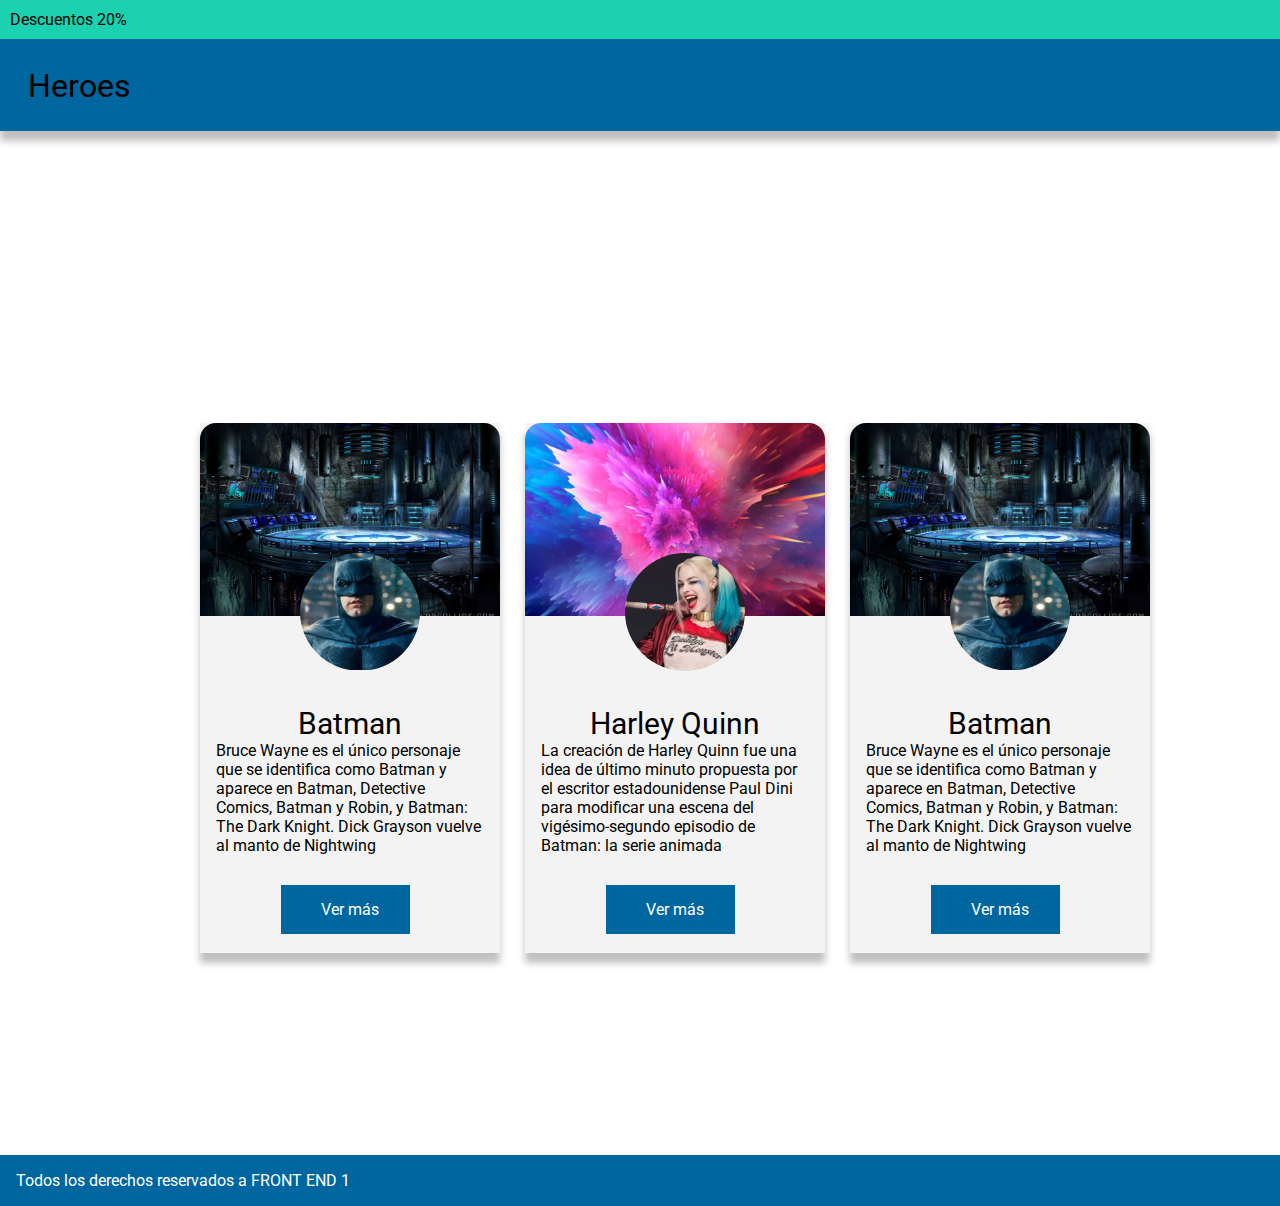
<file: cards/index.html>
<!DOCTYPE html>
<html lang="en">

<head>
    <meta charset="UTF-8" />
    <meta http-equiv="X-UA-Compatible" content="IE=edge" />
    <meta name="viewport" content="width=device-width, initial-scale=1.0" />
    <link rel="stylesheet" href="css/styles.css" />
    <title>Super Cards</title>
</head>

<body>
    <div class="descuento">
        <p>Descuentos 20%</p>
    </div>
    <header>
        <h1>Heroes</h1>
    </header>
    <main>
        <div class="conteiner">
            <div class="card-batman">
                <div class="card-img-batman">
                    <div class="cara-batman"></div>
                </div>
                <div class="card-text-batman">
                    <h2>Batman</h2>
                    <p class="texto-card">
                        Bruce Wayne es el único personaje que se identifica como Batman y
                        aparece en Batman, Detective Comics, Batman y Robin, y Batman: The
                        Dark Knight. Dick Grayson vuelve al manto de Nightwing
                    </p>
                </div>
                <a class="boton" href="https://batman.fandom.com/es/wiki/Bruce_Wayne_(Nueva_Tierra)" target="-blanck"><div ><p class="ver-mas">Ver más</p></a></div>
            </div>
            <div class="card-harly">
                <div class="card-img-harly">
                    <div class="cara-harly"></div>
                </div>
                <div class="card-text-harly">
                    <h2>Harley Quinn</h2>
                    <p class="texto-card">La creación de Harley Quinn fue una idea de último minuto propuesta por el escritor estadounidense Paul Dini para modificar una escena del vigésimo-segundo episodio de Batman: la serie animada
                    </p>
                    <a class="boton-harly" href="https://batman.fandom.com/es/wiki/Harley_Quinn" target="_blanck"><div ><p class="ver-mas">Ver más</p></a></div>
                </div>
            </div>
            <div class="card-batman2">
                <div class="card-img-batman2">
                    <div class="cara-batman"></div>
                </div>
                <div class="card-text-batman2">
                    <h2>Batman</h2>
                    <p class="texto-card">Bruce Wayne es el único personaje que se identifica como Batman y
                        aparece en Batman, Detective Comics, Batman y Robin, y Batman: The
                        Dark Knight. Dick Grayson vuelve al manto de Nightwing</p>
                </div>
                <a class="boton" href="https://batman.fandom.com/es/wiki/Bruce_Wayne_(Nueva_Tierra)" target="_blanck"><div ><p class="ver-mas">Ver más</p></a>
                </div>
            </div>
        </div>
    </main>
    <footer>
        <p>Todos los derechos reservados a FRONT END 1</p>
    </footer>
</body>

</html>
</file>
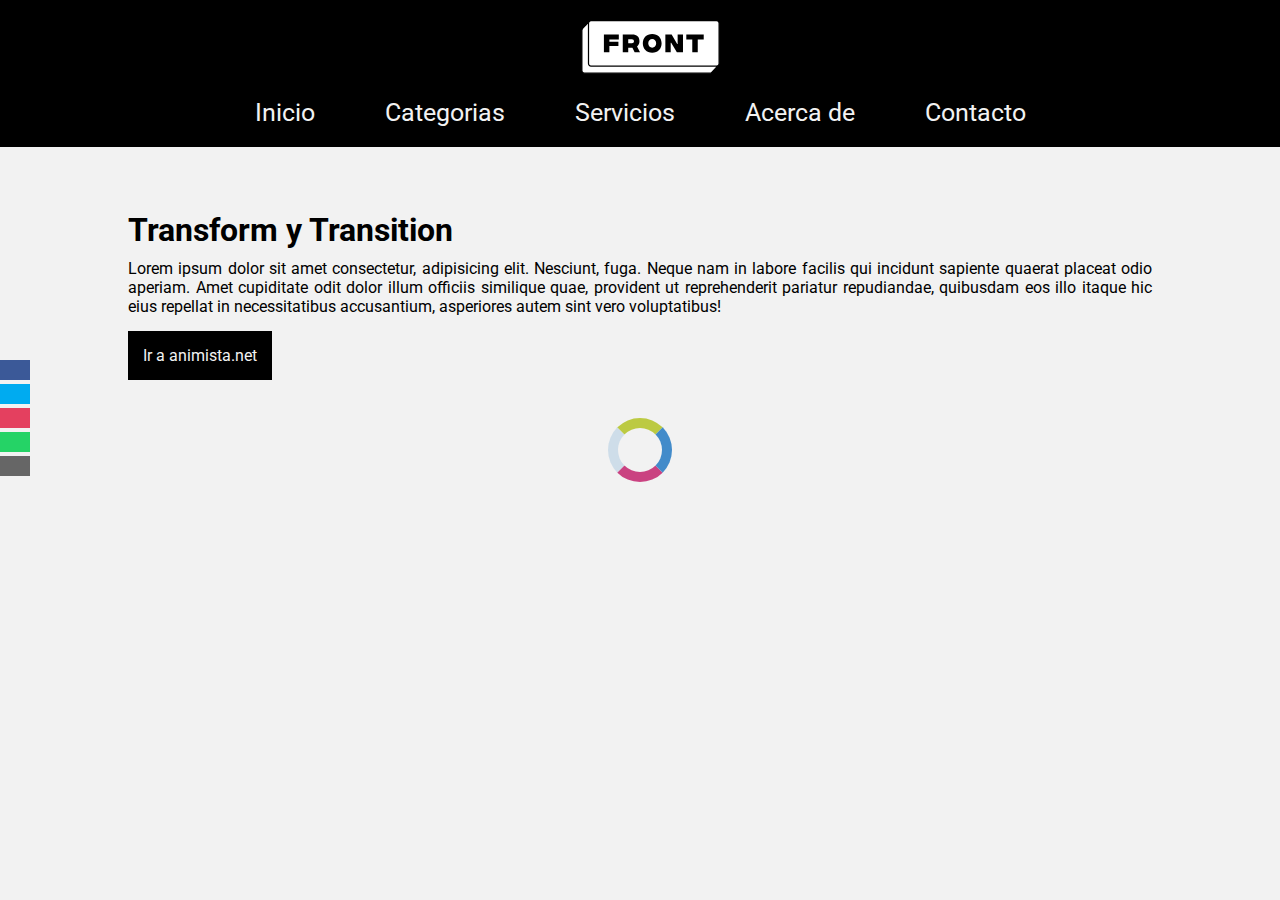
<file: clase_19_mesa/index.html>
<!DOCTYPE html>
<html lang="es">
<head>
    <meta charset="UTF-8">
    <meta http-equiv="X-UA-Compatible" content="IE=edge">
    <meta name="viewport" content="width=device-width, initial-scale=1.0">
    <title>CSS avanzado</title>
    <link rel="stylesheet" href="https://use.fontawesome.com/releases/v5.15.3/css/all.css" integrity="sha384-SZXxX4whJ79/gErwcOYf+zWLeJdY/qpuqC4cAa9rOGUstPomtqpuNWT9wdPEn2fk" crossorigin="anonymous">
    <link rel="stylesheet" href="./css/style_base.css">

</head>
<body >
    <header>
        <img class="logo" src="img/logo.svg" alt="">
		<nav>
			<ul>
				<li><a href="#">Inicio</a></li>
				<li><a href="#">Categorias</a></li>
				<li><a href="#">Servicios</a></li>
				<li><a href="#">Acerca de</a></li>
				<li><a href="#">Contacto</a></li>
			</ul>
		</nav>
	</header>
    <aside class="social">
		<ul>
			<li><a href="#" target="_blank" class="icon-facebook"><i class="fab fa-facebook"></i></a></li>
			<li><a href="#" target="_blank" class="icon-twitter"><i class="fab fa-twitter"></i></a></li>
			<li><a href="#" target="_blank" class="icon-instagram"><i class="fas fa-camera"></i></a></li>
			<li><a href="#" target="_blank" class="icon-whatsapp"><i class="fas fa-comment"></i></a></li>
			<li><a href="mailto:lromiglia@digitalhouse.com" class="icon-mail"><i class="fas fa-envelope"></i></a></li>
		</ul>
    </aside>
    <section class="container ">
        <h1>Transform y Transition</h1>
        <p>Lorem ipsum dolor sit amet consectetur, adipisicing elit. Nesciunt, fuga. Neque nam in labore facilis qui incidunt sapiente quaerat placeat odio aperiam. Amet cupiditate odit dolor illum officiis similique quae, provident ut reprehenderit pariatur repudiandae, quibusdam eos illo itaque hic eius repellat in necessitatibus accusantium, asperiores autem sint vero voluptatibus!</p>
        <a href="https://animista.net/" target="_blank">Ir a animista.net</a>
        
    </section>
    <span class="spinner"></span>
</body>
</html>
</file>
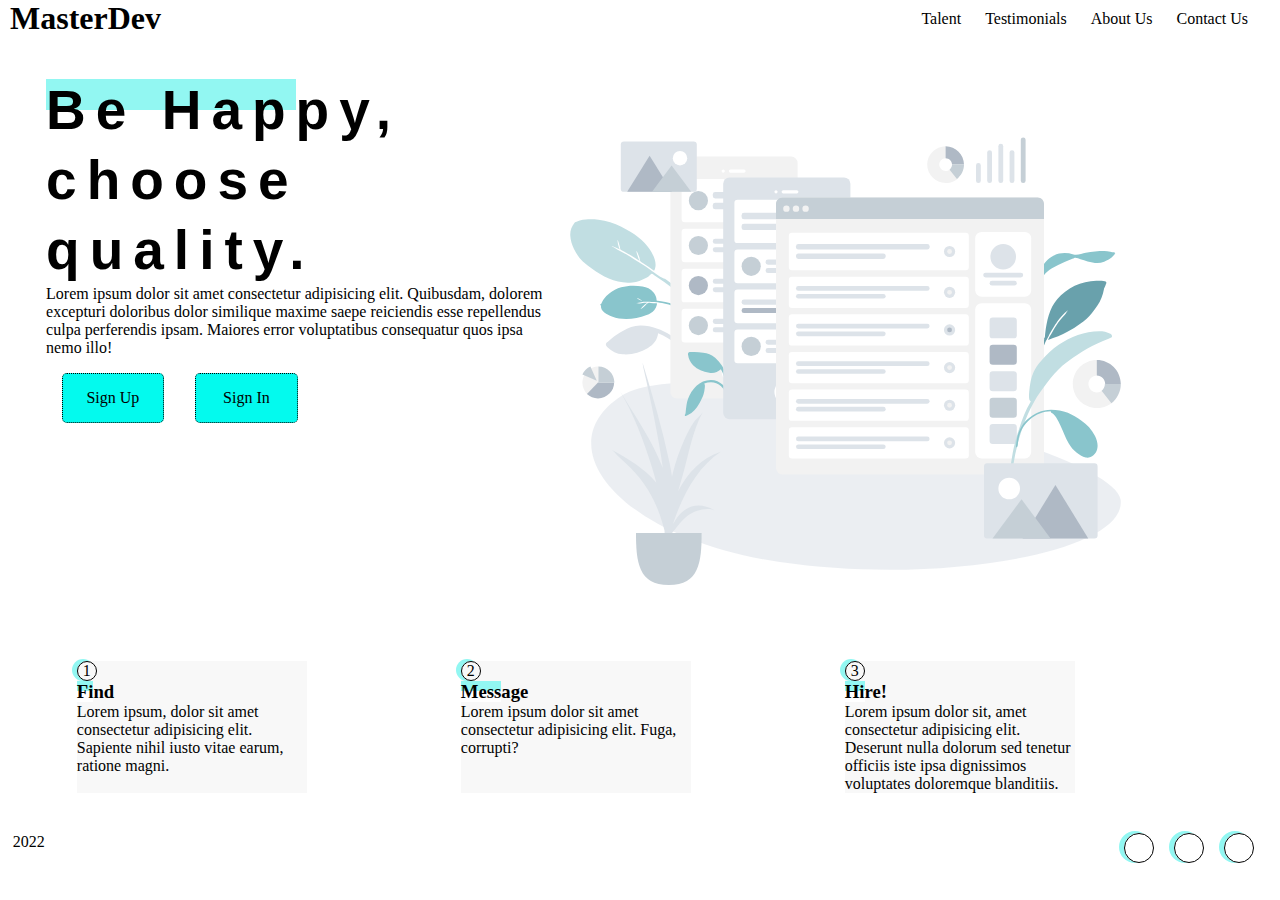
<file: clase_23_SASS2/index.html>
<!DOCTYPE html>
<html lang="en">

<head>
    <meta charset="UTF-8" />
    <meta http-equiv="X-UA-Compatible" content="IE=edge" />
    <meta name="viewport" content="width=device-width, initial-scale=1.0" />
    <link rel="stylesheet" href="https://cdnjs.cloudflare.com/ajax/libs/font-awesome/6.0.0-beta3/css/all.min.css" integrity="sha512-Fo3rlrZj/k7ujTnHg4CGR2D7kSs0v4LLanw2qksYuRlEzO+tcaEPQogQ0KaoGN26/zrn20ImR1DfuLWnOo7aBA==" crossorigin="anonymous" referrerpolicy="no-referrer" />
    <link rel="stylesheet" href="css/style.css" />
    <title>practicas SCSS</title>
</head>

<body>
    <header>
        <h1>MasterDev</h1>
        <nav>
            <ul>
                <li><a href="">Talent</a></li>
                <li><a href="">Testimonials</a></li>
                <li><a href="">About Us</a></li>
                <li><a href="">Contact Us</a></li>
            </ul>
        </nav>
    </header>
    <main>
        <section class="conteiner-top">
            <div class="cabeza">
                <div class="cards-top derecha">
                    <h2> <span>Be Hap</span>py, <br> choose <br> quality.</h2>
                    <p>Lorem ipsum dolor sit amet consectetur adipisicing elit. Quibusdam, dolorem excepturi doloribus dolor similique maxime saepe reiciendis esse repellendus culpa perferendis ipsam. Maiores error voluptatibus consequatur quos ipsa nemo illo!
                    </p>
                    <div>
                        <div class="botons">
                            <a href="" class="sign-up"> <p>Sign Up</p> </a>
                            <a href="" class="sign-in"> <p>Sign In</p> </a>
                        </div>
                    </div>
                </div>
                <div class="card izquierda"><img src="img/wireframe.svg" alt=""></div>
            </div>
            <div></div>
        </section>
        <section class="conteiner-lower" >
            <div class="cards-lower">
                <div>1</div>
                <h3> <span>Fi</span>nd</h3>
                <p>Lorem ipsum, dolor sit amet consectetur adipisicing elit. Sapiente nihil iusto vitae earum, ratione magni.</p>
            </div>
            <div class="cards-lower">
                <div>2</div>
                <h3> <span>Mess</span>age</h3>
                <p>Lorem ipsum dolor sit amet consectetur adipisicing elit. Fuga, corrupti?</p>
            </div>
            <div class="cards-lower">
                <div>3</div>
                <h3><span>Hi</span>re!</h3>
                <p>Lorem ipsum dolor sit, amet consectetur adipisicing elit. Deserunt nulla dolorum sed tenetur officiis iste ipsa dignissimos voluptates doloremque blanditiis.</p>
            </div>
        </section>
    </main>
    <footer>
        <p>2022</p>
        <div>
            
            <a href=""><i class="fab fa-facebook-f"></i></a>
            <a href=""><i class="fab fa-instagram"></i></a> 
            <a href=""><i class="fab fa-twitter"></i></a> 
        </div>
    </footer>
</body>

</html>
</file>
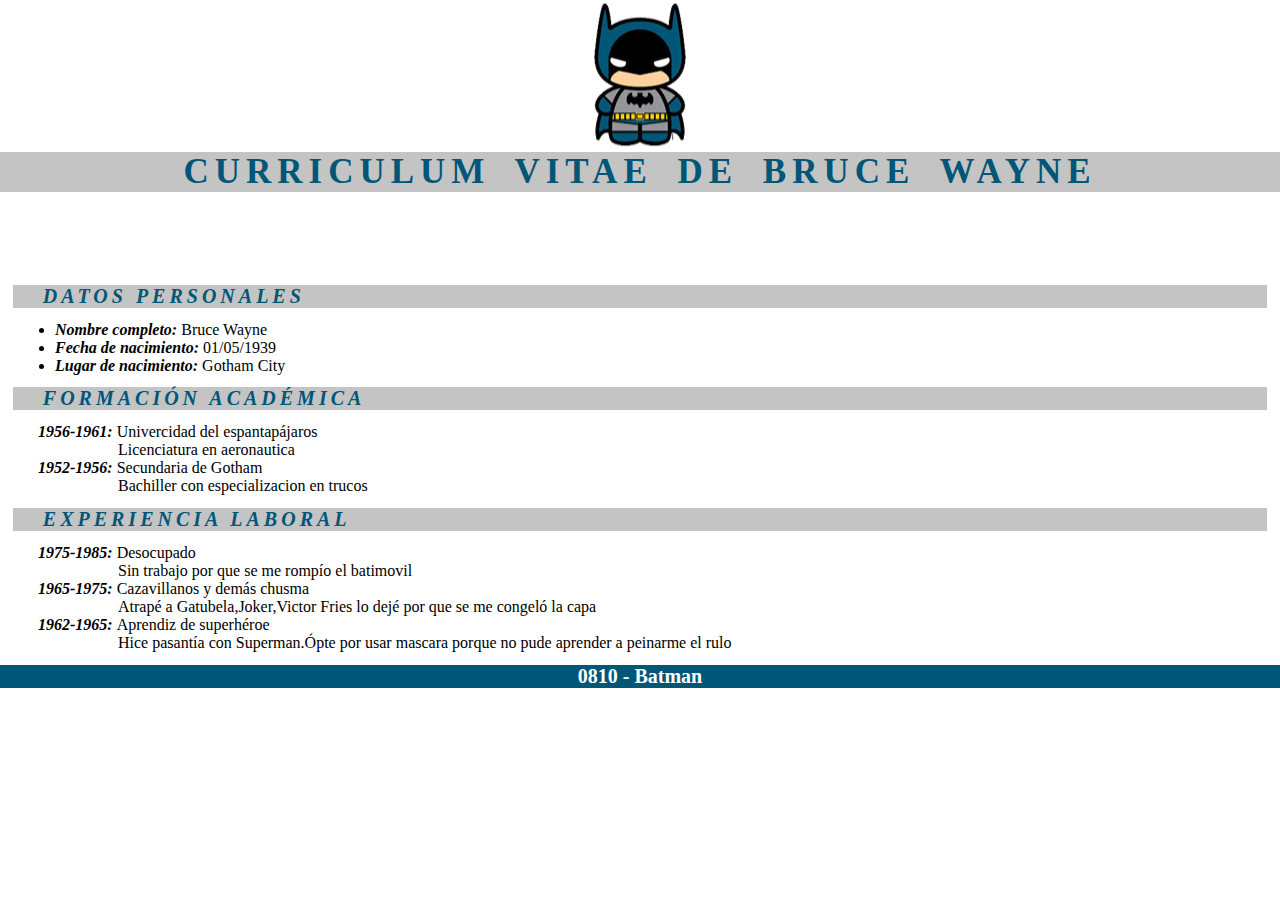
<file: CVBatman/index.html>
<!DOCTYPE html>
<html lang="en">

<head>
    <meta charset="UTF-8" />
    <meta http-equiv="X-UA-Compatible" content="IE=edge" />
    <meta name="viewport" content="width=device-width, initial-scale=1.0" />
    <link rel="stylesheet" href="https://cdnjs.cloudflare.com/ajax/libs/font-awesome/6.0.0-beta3/css/all.min.css" integrity="sha512-Fo3rlrZj/k7ujTnHg4CGR2D7kSs0v4LLanw2qksYuRlEzO+tcaEPQogQ0KaoGN26/zrn20ImR1DfuLWnOo7aBA==" crossorigin="anonymous" referrerpolicy="no-referrer" />
    <link rel="stylesheet" href="CSS/style.css" />
    <title>CV Bruce Wayne</title>
</head>

<body>
    <header>
        <img class="img" src="img/logobatman.svg" alt="batman" />
        <h1>Curriculum vitae de bruce wayne</h1>
    </header>
    <main>
        <div class="section">
            <section>
                <h2><span class="spanh2">datos personales</span></h2>
                <ul>
                    <li><span>Nombre completo: </span>Bruce Wayne</li>
                    <li><span>Fecha de nacimiento: </span>01/05/1939</li>
                    <li><span>Lugar de nacimiento: </span>Gotham City</li>
                </ul>
            </section>
            <section>
                <h2><span class="spanh2">formación académica</span></h2>
                <dl>
                    <dt><span>1956-1961: </span>Univercidad del espantapájaros</dt>
                    <dd>Licenciatura en aeronautica</dd>
                    <dt><span>1952-1956: </span> Secundaria de Gotham</dt>
                    <dd>Bachiller con especializacion en trucos</dd>
                </dl>
            </section>
            <section>
                <h2><span class="spanh2">experiencia laboral</span></h2>
                <dl>
                    <dt><span>1975-1985: </span>Desocupado</dt>
                    <dd>Sin trabajo por que se me rompío el batimovil</dd>
                    <dt><span>1965-1975: </span> Cazavillanos y demás chusma</dt>
                    <dd>
                        Atrapé a Gatubela,Joker,Victor Fries lo dejé por que se me congeló
                        la capa
                    </dd>
                    <dt><span>1962-1965: </span>Aprendiz de superhéroe</dt>
                    <dd>
                        Hice pasantía con Superman.Ópte por usar mascara porque no pude
                        aprender a peinarme el rulo
                    </dd>
                </dl>
            </section>
        </div>
    </main>
    <footer>
            <h3>0810 - Batman <i class="fab fa-instagram"></i> <i class="fab fa-linkedin"></i></h3> 
    </footer>
</body>

</html>
</file>
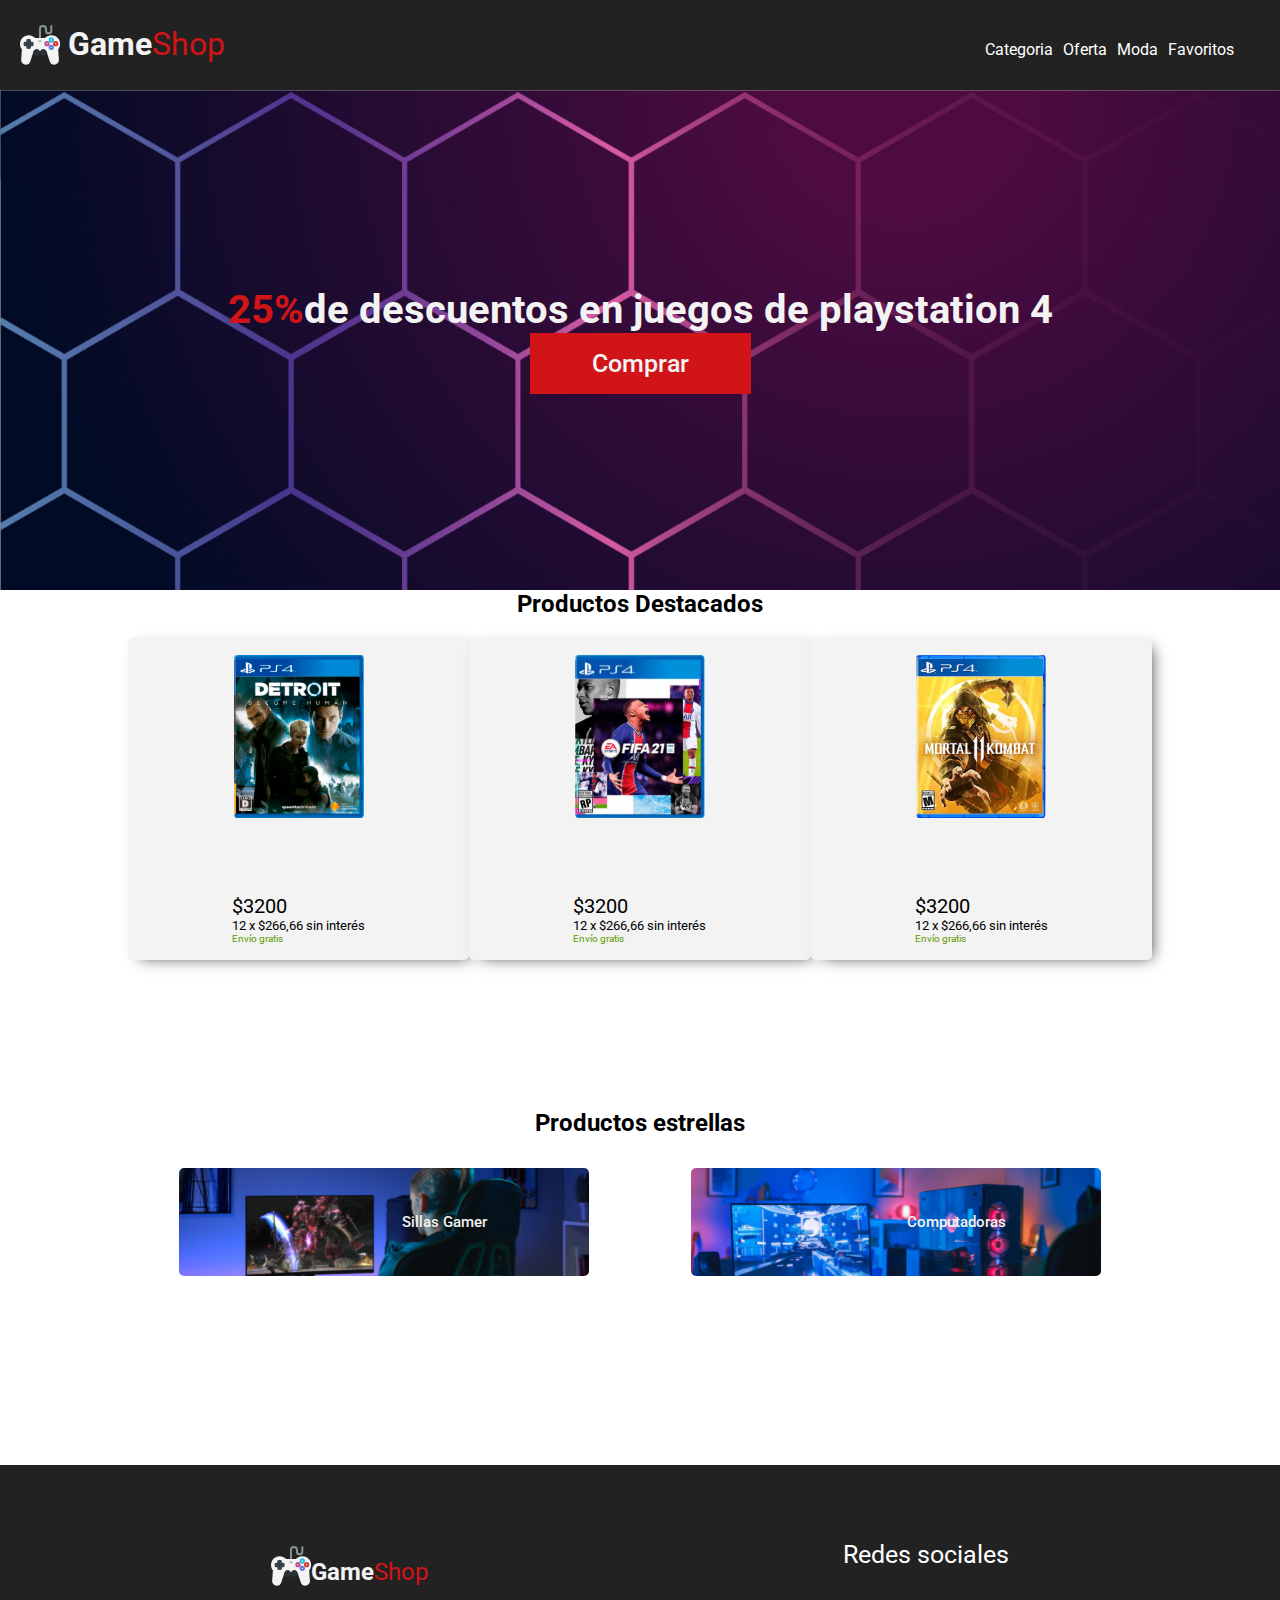
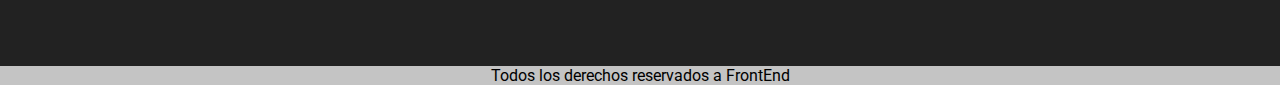
<file: gameshop/index.html>
<!DOCTYPE html>
<html lang="en">

<head>
    <meta charset="UTF-8">
    <meta http-equiv="X-UA-Compatible" content="IE=edge">
    <meta name="viewport" content="width=device-width, initial-scale=1.0">
    <link rel="stylesheet" href="https://cdnjs.cloudflare.com/ajax/libs/font-awesome/6.0.0-beta3/css/all.min.css"
        integrity="sha512-Fo3rlrZj/k7ujTnHg4CGR2D7kSs0v4LLanw2qksYuRlEzO+tcaEPQogQ0KaoGN26/zrn20ImR1DfuLWnOo7aBA=="
        crossorigin="anonymous" referrerpolicy="no-referrer" />
    <link rel="stylesheet" href="css/style.css">
    <title>Game Shop</title>
</head>

<body>
    <header>
        <div>
            <img src="img/logoJoystick 1.svg" alt="joystick">
            <h1><span class="game">Game</span><span class="shop">Shop</span></h1>
        </div>
        <nav>
            <input type="checkbox" id="check" class="bar">
            <label for="check" class="bar">
                <i class="fas fa-bars icono-menu"></i>
            </label>
            <ul class="nav-menu">
                <li><a href="">Categoria</a></li>
                <li><a href="">Oferta</a></li>
                <li><a href="">Moda</a></li>
                <li><a href="">Favoritos</a></li>
                <li><a href=""><i class="fas fa-shopping-cart"></i></a></li>
            </ul>
        </nav>
    </header>
    <main>
        <section class="hero">
            <h2><span>25%</span>de descuentos en juegos de playstation 4</h2>
            <a href="" target="_blanck" class="comprar">
                <p>Comprar</p>
            </a>
        </section>
        <section class="productos-destacados">
            <h2>Productos Destacados</h2>
            <div class="conteiner">
                <div class="cards card-detroit">
                    <div><img src="img/ps4-detroit.svg" alt="detroit become human"></div>
                    <hr>
                    <div>
                        <p class="precio">$3200</p>
                        <p class="cuotas">12 x $266,66 sin interés</p>
                        <p class="envio">Envío gratis</p>
                    </div>
                </div>
                <div class="cards card-detroit">
                    <div><img src="img/ps4-fifa21.svg" alt="fifa 21"></div>
                    <hr>
                    <div>
                        <p class="precio">$3200</p>
                        <p class="cuotas">12 x $266,66 sin interés</p>
                        <p class="envio">Envío gratis</p>
                    </div>
                </div>
                <div class="cards card-detroit">
                    <div><img src="img/ps4-mortal-kombat.svg" alt="mortal kombat"></div>
                    <hr>
                    <div>
                        <p class="precio">$3200</p>
                        <p class="cuotas">12 x $266,66 sin interés</p>
                        <p class="envio">Envío gratis</p>
                    </div>
                </div>
        </section>
        <section class="productos-estrellas">
            <h2>Productos estrellas</h2>
            <div class="conteiner-estrellas">
                <a href="" target="_blanck" class="estrellas sillas">
                    <p class="p-silla">Sillas Gamer</p>
                </a>
                <a href="" target="_blanck" class="estrellas computadoras">
                    <p class="p-compu">Computadoras</p>
                </a>
            </div>
        </section>
        </div>
    </main>
    <footer>
        <div class="footer-top">
            <div class="logo">
                <img src="img/logoJoystick 1.svg" alt="joystick">
                <h2><span class="game">Game</span><span class="shop">Shop</span></h2>
            </div>
            <div class="redes-sociales">
                <div class="redes">
                    <p>Redes sociales</p>
                </div>
                <div class="iconos-sociales">
                    <div><i class="fab fa-twitter"></i></div>
                    <div><i class="fab fa-facebook-f"></i></div>
                    <div><i class="fab fa-instagram"></i></div>
                </div>
            </div>
        </div>
        <div class="footer-bottom">
            <p>Todos los derechos reservados a FrontEnd</p>
        </div>
    </footer>
</body>

</html>
</file>
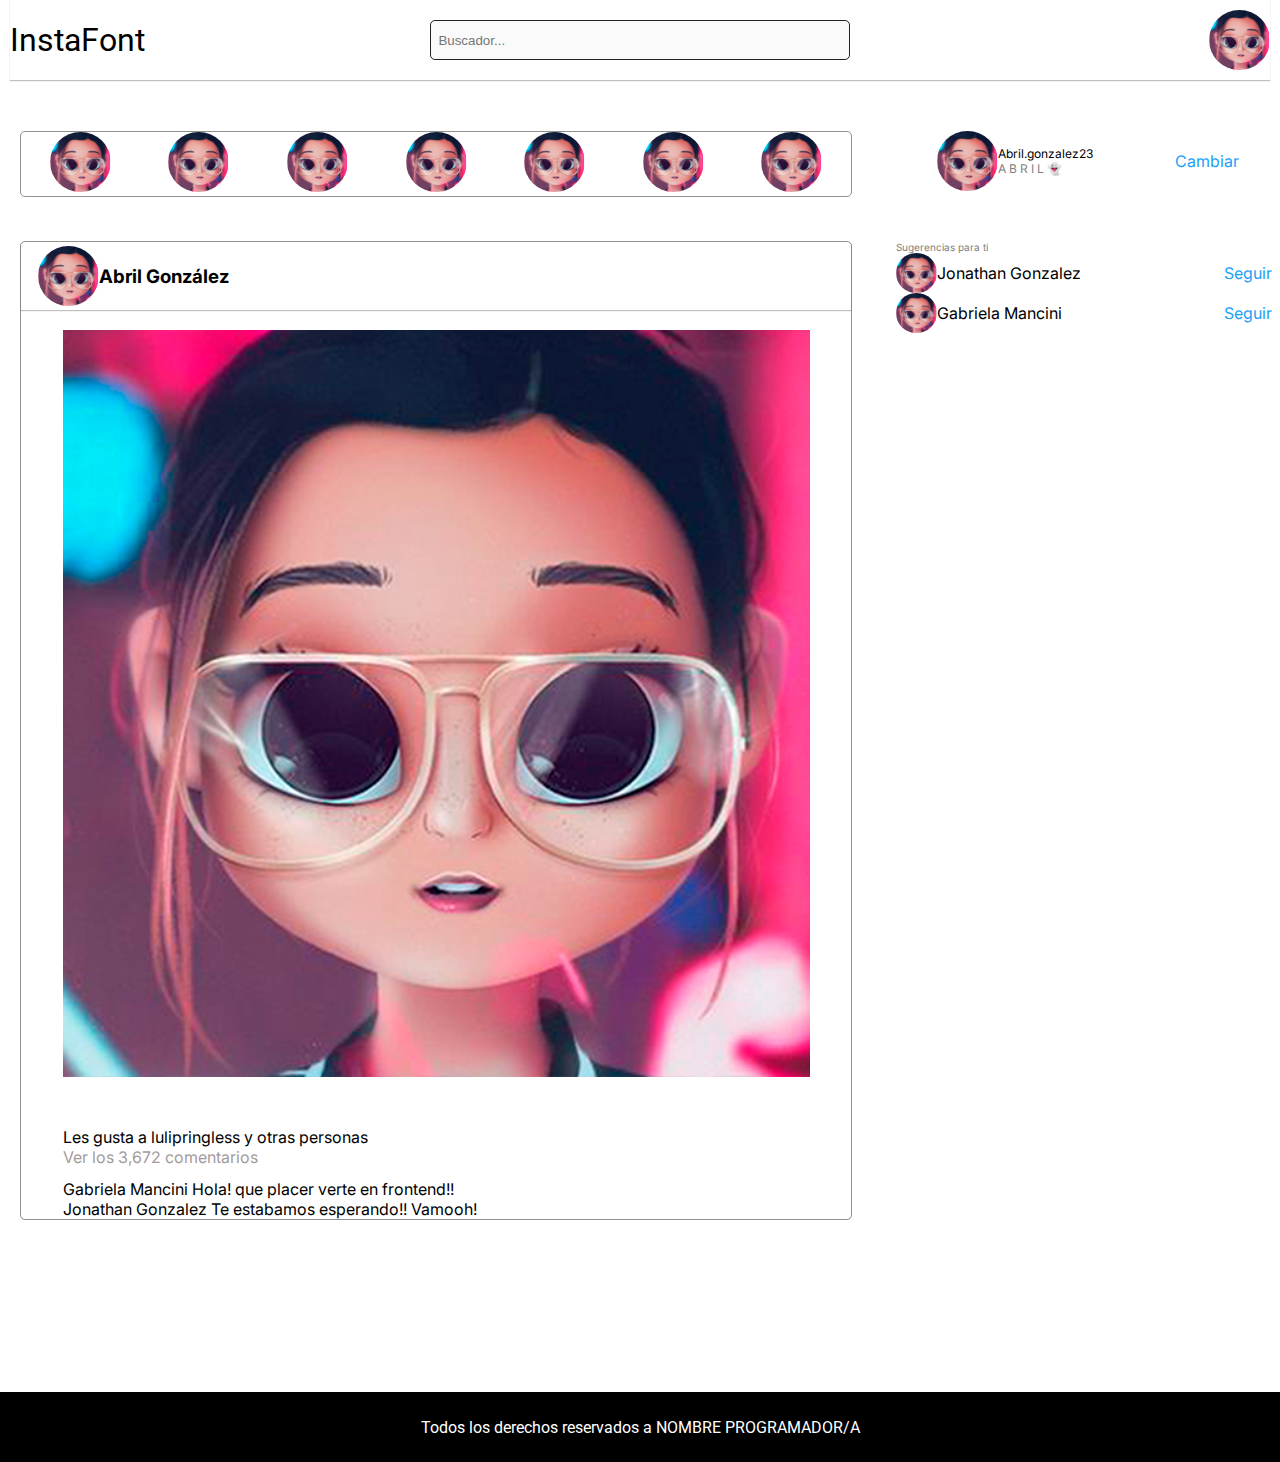
<file: practica-grid/index.html>
<!DOCTYPE html>
<html lang="en">

<head>
    <meta charset="UTF-8">
    <meta http-equiv="X-UA-Compatible" content="IE=edge">
    <meta name="viewport" content="width=device-width, initial-scale=1.0">
    <link rel="stylesheet" href="https://cdnjs.cloudflare.com/ajax/libs/font-awesome/6.0.0-beta3/css/all.min.css"
        integrity="sha512-Fo3rlrZj/k7ujTnHg4CGR2D7kSs0v4LLanw2qksYuRlEzO+tcaEPQogQ0KaoGN26/zrn20ImR1DfuLWnOo7aBA=="
        crossorigin="anonymous" referrerpolicy="no-referrer" />
    <link rel="stylesheet" href="css/style.css">
    <title>InstaFont</title>
</head>

<body>
    <header>
        <h1>InstaFont</h1>
        <input type="search" value="" placeholder="  Buscador...">
        <img src="img/fotoPerfil.svg" alt="foto perfil">
    </header>
    <main>
        <div class="principal">
            <section class="historias">
                <a href=""><img src="img/fotoPerfil.svg" alt="foto Perfil"></a>
                <a href=""><img src="img/fotoPerfil.svg" alt="foto perfil"></a>
                <a href=""><img src="img/fotoPerfil.svg" alt="foto perfil"></a>
                <a href=""><img src="img/fotoPerfil.svg" alt="foto perfil"></a>
                <a href=""><img src="img/fotoPerfil.svg" alt="foto perfil"></a>
                <a href=""><img src="img/fotoPerfil.svg" alt="foto perfil"></a>
                <a href=""><img src="img/fotoPerfil.svg" alt="foto perfil"></a>
            </section>
            <section class="posteos">
                <div class="perfil">
                    <div class="info-perfil">
                        <img src="img/fotoPerfil.svg" alt="foto perfil">
                        <h3>Abril González</h3>
                    </div>
                    <i class="fas fa-ellipsis-h"></i>
                </div>
                <div class="img-posteo"><img src="img/fotoPerfilgrande.svg" alt="foto perfil"></div>
                <div class="sociales">
                    <div class="iconos-sociales">
                        <i class="far fa-heart"></i>
                        <i class="far fa-comment"></i>
                        <i class="far fa-paper-plane"></i>
                        <i class="far fa-smile"></i>
                    </div>
                    <p>Les gusta a lulipringless y otras personas</p>
                </div>
                <div class="comentarios">
                    <p>Ver los 3,672 comentarios</p>
                    <p>Gabriela Mancini Hola! que placer verte en frontend!!</p>
                    <p>Jonathan Gonzalez Te estabamos esperando!! Vamooh!</p>
                </div>
            </section>
        </div>
        <div class="secundaria">
            <div class="cuenta">
                <div class="cuenta-propia">
                    <img src="img/fotoPerfil.svg" alt="foto perfil">
                    <div>
                        <p>Abril.gonzalez23</p>
                        <p>A B R I L 👻</p>
                    </div>
                </div>
                <p>Cambiar</p>
            </div>
            <div class="sugerencias">
                <p>Sugerencias para ti</p>
                <div>
                    <div>
                        <img src="img/fotoPerfil.svg" alt="foto perfil">
                        <p>Jonathan Gonzalez</p>
                    </div>
                    <p class="seguir">Seguir</p>
                </div>
                <div>
                    <div>
                        <img src="img/fotoPerfil.svg" alt="foto perfil">
                        <p>Gabriela Mancini</p>
                    </div>
                    <p class="seguir">Seguir</p>
                </div>
            </div>
        </div>
    </main>
    <footer>
        <p>Todos los derechos reservados a NOMBRE PROGRAMADOR/A</p>
    </footer>
</body>

</html>
</file>
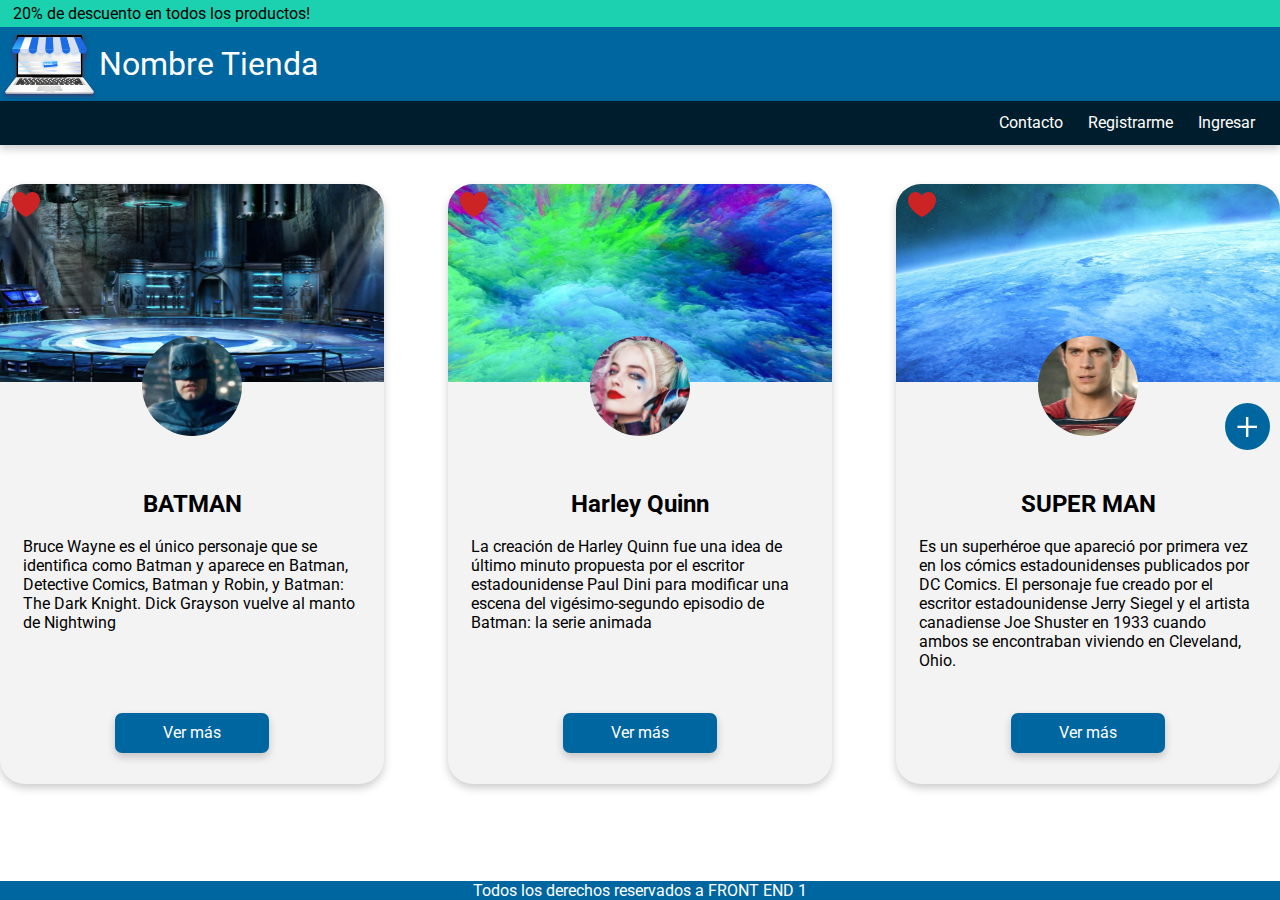
<file: SuperCards&Formularios/index.html>
<!DOCTYPE html>
<html lang="en">

<head>
    <meta charset="UTF-8">
    <meta http-equiv="X-UA-Compatible" content="IE=edge">
    <meta name="viewport" content="width=device-width, initial-scale=1.0">
    <link rel="stylesheet" href="css/styleGeneral.css">
    <link rel="stylesheet" href="css/styleIndex.css">
    <title>Super cards</title>
</head>

<body>
    <div class="sticky">
        <p>20% de descuento en todos los productos!</p>
    </div>
    <header>
        <div class="tienda">
            <img src="img/tienda-pc.svg" alt="tienda">
            <h1>Nombre Tienda</h1>
        </div>
        <div>
            <nav>
                <ul>
                    <li><a class="liNav" href="contacto.html" target="_blanck">Contacto</a></li>
                    <li><a class="liNav" href="registro.html" target="_blanck">Registrarme</a></li>
                    <li><a class="liNav" href="login.html" target="_blanck">Ingresar</a></li>
                </ul>
            </nav>
        </div>
    </header>
    <main>
        <section class="conteiner">
            <div class="cards card-batman">
                <div class="bg-card bg-batman">
                    <img src="img/corazon copy.svg" alt="corazon" class="corazon">
                    <img src="img/liga-justicia-batman-kO4H--1024x512@abc 1.svg" alt="Batman" class="cara cara-batman">
                </div>
                <div class="card-down">
                    <div class="card-descripcion">
                        <h2>BATMAN</h2>
                        <p class="super-p">Bruce Wayne es el único personaje que se identifica como Batman y aparece en Batman,
                            Detective Comics, Batman y Robin, y Batman: The Dark Knight. Dick Grayson vuelve al manto de
                            Nightwing
                        </p>
                    </div>
                    <a href="" class="boton">
                        <p>Ver más</p>
                    </a>
                </div>
            </div>
            <div class="cards card-harley">
                <div class="bg-card bg-harley">
                    <img src="img/corazon copy.svg" alt="corazon" class="corazon">
                    <img src="img/cara-harley-quinn.svg" alt="Harley Quinn" class="cara cara-harley">
                </div>
                <div class="card-down">
                    <div class="card-descripcion">
                        <h2>Harley Quinn</h2>
                        <p class="super-p">La creación de Harley Quinn fue una idea de último minuto propuesta por el escritor
                            estadounidense Paul Dini para modificar una escena del vigésimo-segundo episodio de Batman:
                            la serie animada
                        </p>
                    </div>
                    <a href="" class="boton">
                        <p>Ver más</p>
                    </a>
                </div>
            </div>
            <div class="cards card-super-man">
                <div class="bg-card bg-super-man">
                    <img src="img/corazon copy.svg" alt="corazon" class="corazon">
                    <img src="img/cara-super-man.svg" alt="super man" class="cara cara-super-man">
                </div>
                <div class="card-down">
                    <div class="card-descripcion">
                        <h2>SUPER MAN</h2>
                        <p class="super-p">Es un superhéroe que apareció por primera vez en los cómics estadounidenses
                            publicados por DC Comics. 
                            El personaje fue creado por el escritor estadounidense Jerry Siegel y el artista canadiense Joe
                            Shuster en 1933 cuando ambos se encontraban viviendo en Cleveland, Ohio. 
                        </p>
                    </div>
                    <a href="" class="boton">
                        <p>Ver más</p>
                    </a>
                </div>
            </div>
        </section>
        <section>
            <div><a href="agregar.html"><p class="boton-flotante">+</p></a></div>
        </section>
    </main>
    <footer>
        <p>Todos los derechos reservados a FRONT END 1</p>
    </footer>
</body>

</html>
</file>
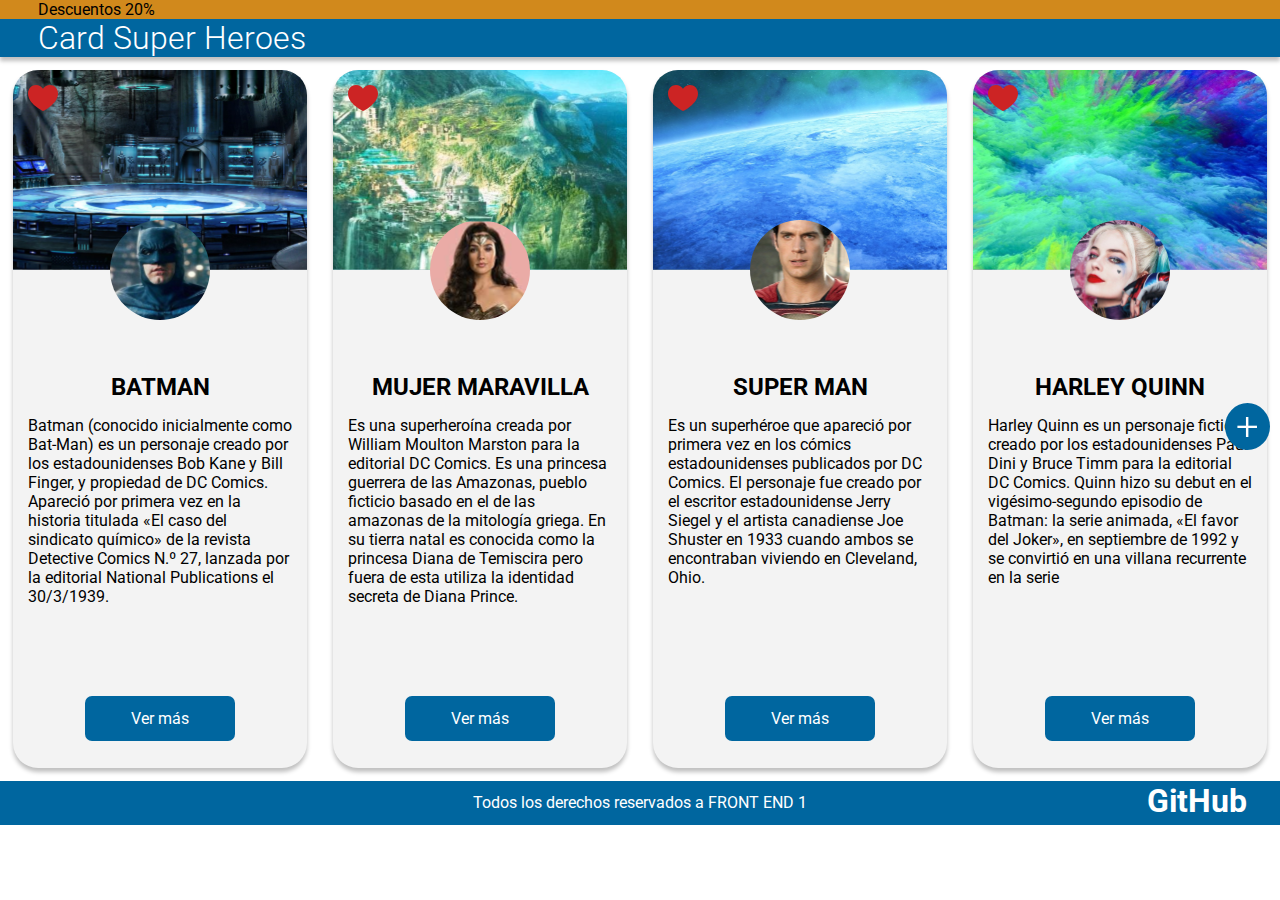
<file: SuperCards/index.html>
<!DOCTYPE html>
<html lang="en">

<head>
    <meta charset="UTF-8" />
    <meta http-equiv="X-UA-Compatible" content="IE=edge" />
    <meta name="viewport" content="width=device-width, initial-scale=1.0" />
    <link rel="stylesheet" href="css/style.css" />
    <title>Super Cards</title>
</head>

<body>
    <div class="sticky">
        <p>Descuentos 20%</p>
    </div>
    <header>
        <h1>Card Super Heroes</h1>
    </header>
    <main>
        <section class="conteiner">
            <div class="cards">
                <div class="bg bg-batman">
                    <img src="img/corazon.svg" alt="corazon" class="corazon">
                </div>
                <img src="img/liga-justicia-batman-kO4H--1024x512@abc 1.svg" alt="Batman" class="caras">
                <div class="bg-card">
                    <h2 class="h2-cards">BATMAN</h2>
                    <p class="super-p">Batman (conocido inicialmente como Bat-Man) es un personaje creado por los
                        estadounidenses Bob
                        Kane y Bill Finger, y propiedad de DC Comics. Apareció por primera vez en la historia titulada
                        «El caso del sindicato químico» de la revista Detective Comics N.º 27, lanzada por la editorial
                        National Publications el 30/3/1939.</p>
                </div>
                <a class="boton" href="https://batman.fandom.com/es/wiki/Bruce_Wayne_(Nueva_Tierra)" target="-blanck">
                    <div>
                        <p class="ver-mas">Ver más</p>
                    </div>
                </a>
            </div>
            <div class="cards">
                <div class="bg bg-mujer-maravilla">
                    <img src="img/corazon.svg" alt="corazon" class="corazon">
                </div>
                <img src="img/cara-mujer-maravilla.svg" alt="mujer maravilla" class="caras">
                <div class="bg-card">
                    <h2 class="h2-cards h2-mujer-maravilla">MUJER MARAVILLA</h2>
                    <p class="super-p p-mujer-maravilla">Es una superheroína creada por William Moulton Marston para la editorial DC
                        Comics. Es una princesa guerrera de las Amazonas, pueblo ficticio basado en el de las amazonas
                        de la mitología griega. En su tierra natal es conocida como la princesa Diana de Temiscira pero
                        fuera de esta utiliza la identidad secreta de Diana Prince. </p>
                </div>
                <a class="boton" href="https://dcextendeduniverse.fandom.com/es/wiki/Diana" target="-blanck">
                    <div>
                        <p class="ver-mas">Ver más</p>
                    </div>
                </a>
            </div>
            <div class="cards">
                <div class="bg bg-super-man">
                    <img src="img/corazon.svg" alt="corazon" class="corazon corazon-super-man">
                </div>
                <img src="img/cara-super-man.svg" alt="Super man" class="caras">
                <div class="bg-card">
                    <h2 class="h2-cards h2-super-man">SUPER MAN</h2>
                    <p class="super-p p-super-man">Es un superhéroe que apareció por primera vez en los cómics estadounidenses
                        publicados por DC Comics. 
                        El personaje fue creado por el escritor estadounidense Jerry Siegel y el artista canadiense Joe
                        Shuster en 1933 cuando ambos se encontraban viviendo en Cleveland, Ohio. </p>
                </div>
                <a class="boton" href="https://superman.fandom.com/es/wiki/Superman_(Clark_Kent)" target="-blanck">
                    <div>
                        <p class="ver-mas">Ver más</p>
                    </div>
                </a>
            </div>
            <div class="cards">
                <div class="bg bg-harley-quinn">
                    <img src="img/corazon.svg" alt="corazon" class="corazon corazon-harly">
                </div>
                <img src="img/cara-harley-quinn.svg" alt="harley quinn" class="caras">
                <div class="bg-card">
                    <h2 class="h2-cards h2-harly">HARLEY QUINN</h2>
                    <p class="super-p p-harly">Harley Quinn es un personaje ficticio creado por los estadounidenses Paul Dini y
                        Bruce Timm para la editorial DC Comics. Quinn hizo su debut en el vigésimo-segundo episodio de
                        Batman: la serie animada, «El favor del Joker», en septiembre de 1992 y se convirtió en una
                        villana recurrente en la serie</p>
                </div>
                <a class="boton" href="https://batman.fandom.com/es/wiki/Harley_Quinn" target="-blanck">
                    <div>
                        <p class="ver-mas">Ver más</p>
                    </div>
                </a>
            </div>
        </section>
        <section>
            <div ><a href="" ><p class="boton-flotante">+</p></a></div>
        </section>
    </main>
    <footer>
        <div class="pie">
            <p class="derechos">Todos los derechos reservados a FRONT END 1</p>
            <a href="https://github.com/GuillermoMartinelli?tab=repositories" class="git">
                <p>GitHub</p>
            </a>
        </div>
    </footer>
</body>

</html>
</file>
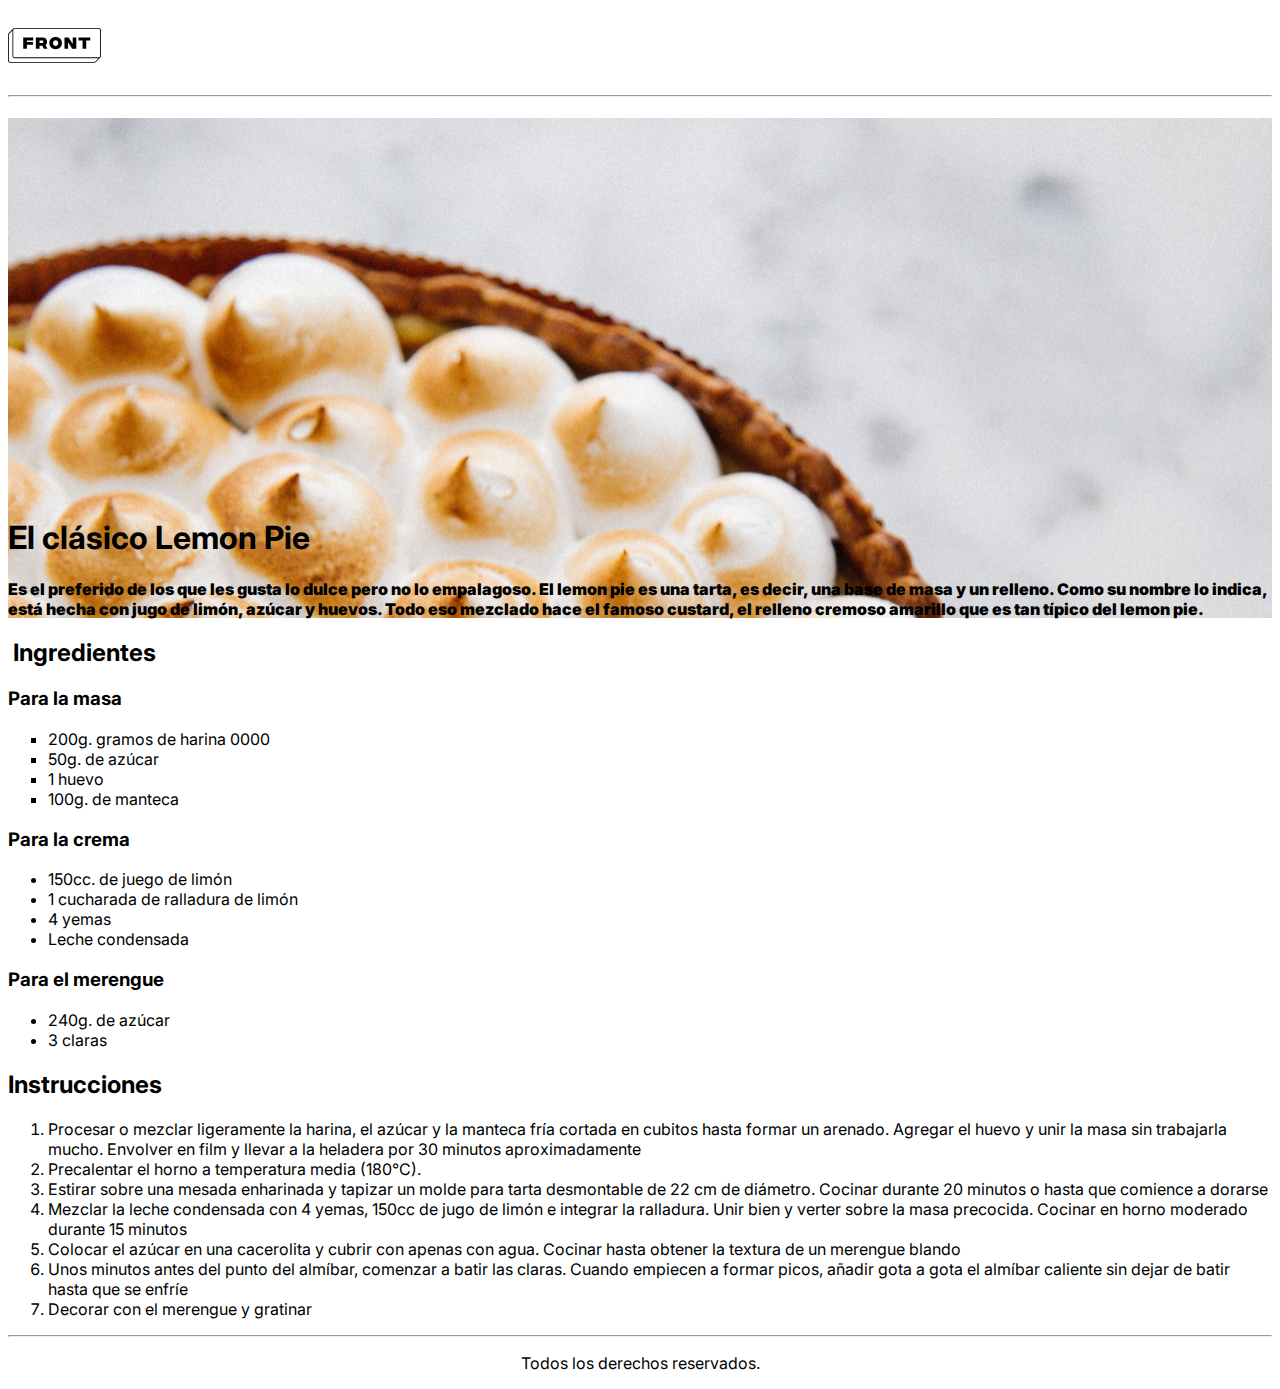
<file: lemon pie/lemonPie.html>
<!DOCTYPE html>
<html lang="en">
  <head>
    <meta charset="UTF-8" />
    <meta http-equiv="X-UA-Compatible" content="IE=edge" />
    <meta name="viewport" content="width=device-width, initial-scale=1.0" />
    <link rel="stylesheet" href="https://cdnjs.cloudflare.com/ajax/libs/font-awesome/6.0.0-beta3/css/all.min.css" integrity="sha512-Fo3rlrZj/k7ujTnHg4CGR2D7kSs0v4LLanw2qksYuRlEzO+tcaEPQogQ0KaoGN26/zrn20ImR1DfuLWnOo7aBA==" crossorigin="anonymous" referrerpolicy="no-referrer" />
    <link rel="stylesheet" href="css/style.css" />
    <title>El clásico Lemon Pie</title>
  </head>
  <body>
    <header>
      <br />
      <a href="lemonPie.html" target="_blank"
        ><img src="img/Group.svg" alt="logo" />
      </a>
      <br />
      <br />
      <hr />
    </header>
    <main>
      <section class="banner">
        <h1>El clásico Lemon Pie</h1>
        <p class="bannerP">
          Es el preferido de los que les gusta lo dulce pero no lo empalagoso.
          El lemon pie es una tarta, es decir, una base de masa y un relleno.
          Como su nombre lo indica, está hecha con jugo de limón, azúcar y
          huevos. Todo eso mezclado hace el famoso custard, el relleno cremoso
          amarillo que es tan típico del lemon pie.
        </p>
      </section>
      <div>
        <h2><i class="fas fa-shopping-basket canasta"></i>Ingredientes</h2>
        <h3>Para la masa</h3>
        <ul type="square">
          <li>200g. gramos de harina 0000</li>
          <li>50g. de azúcar</li>
          <li>1 huevo</li>
          <li>100g. de manteca</li>
        </ul>
        <h3>Para la crema</h3>
        <ul type="squere">
          <li>150cc. de juego de limón</li>
          <li>1 cucharada de ralladura de limón</li>
          <li>4 yemas</li>
          <li>Leche condensada</li>
        </ul>
        <h3>Para el merengue</h3>
        <ul>
          <li>240g. de azúcar</li>
          <li>3 claras</li>
        </ul>
      </div>
      <div>
        <h2>Instrucciones</h2>
        <ol type="decimal">
          <li>
            Procesar o mezclar ligeramente la harina, el azúcar y la manteca
            fría cortada en cubitos hasta formar un arenado. Agregar el huevo y
            unir la masa sin trabajarla mucho. Envolver en film y llevar a la
            heladera por 30 minutos aproximadamente
          </li>
          <li>Precalentar el horno a temperatura media (180°C).</li>
          <li>
            Estirar sobre una mesada enharinada y tapizar un molde para tarta
            desmontable de 22 cm de diámetro. Cocinar durante 20 minutos o hasta
            que comience a dorarse
          </li>
          <li>
            Mezclar la leche condensada con 4 yemas, 150cc de jugo de limón e
            integrar la ralladura. Unir bien y verter sobre la masa precocida.
            Cocinar en horno moderado durante 15 minutos
          </li>
          <li>
            Colocar el azúcar en una cacerolita y cubrir con apenas con agua.
            Cocinar hasta obtener la textura de un merengue blando
          </li>
          <li>
            Unos minutos antes del punto del almíbar, comenzar a batir las
            claras. Cuando empiecen a formar picos, añadir gota a gota el
            almíbar caliente sin dejar de batir hasta que se enfríe
          </li>
          <li>Decorar con el merengue y gratinar</li>
        </ol>
      </div>
    </main>
    <footer>
      <hr />
      <p>Todos los derechos reservados.</p>
    </footer>
  </body>
</html>
</file>
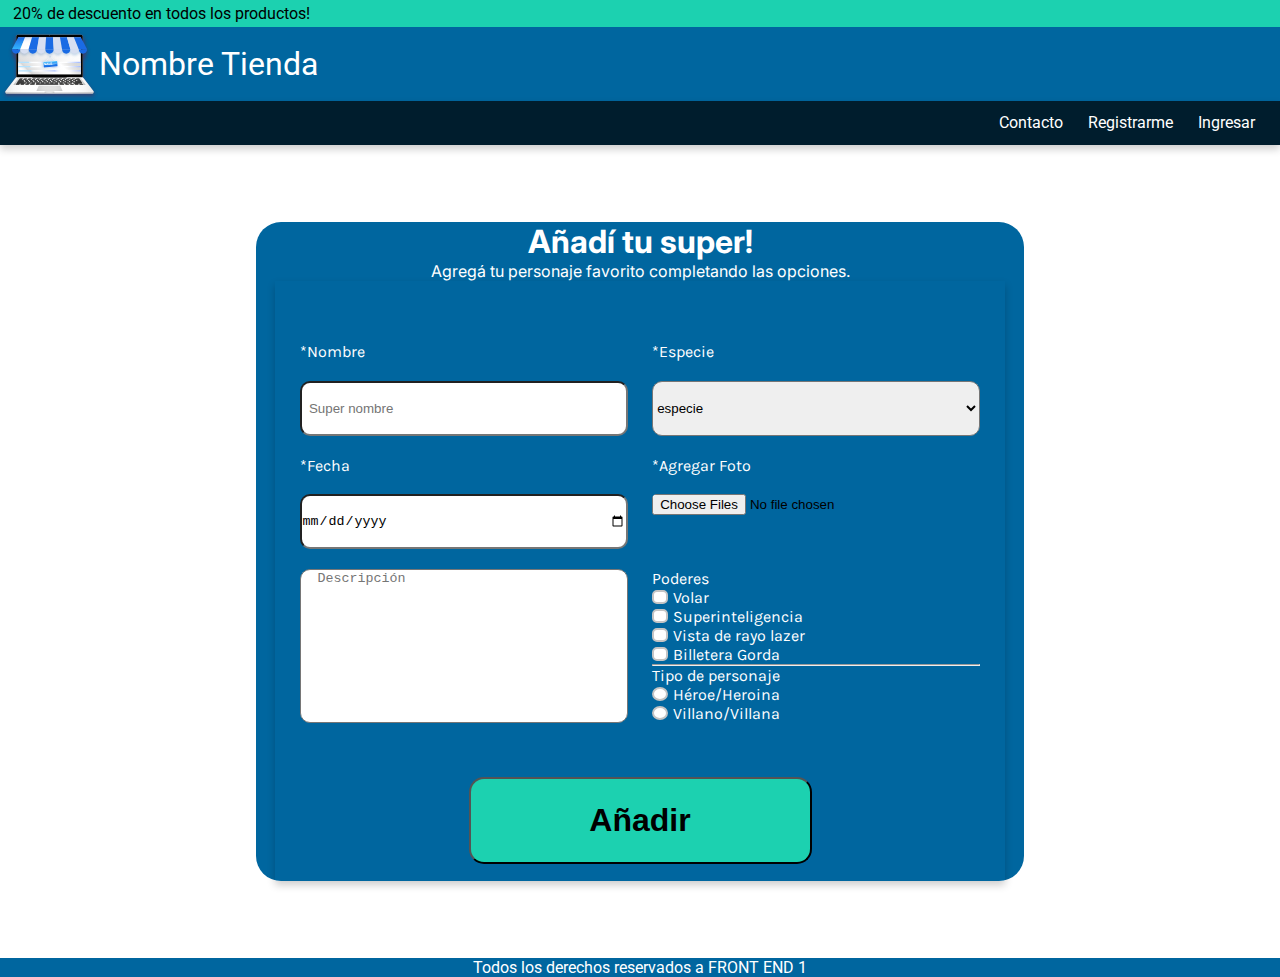
<file: SuperCards&Formularios/agregar.html>
<!DOCTYPE html>
<html lang="en">

<head>
    <meta charset="UTF-8">
    <meta http-equiv="X-UA-Compatible" content="IE=edge">
    <meta name="viewport" content="width=device-width, initial-scale=1.0">
    <link rel="stylesheet" href="https://cdnjs.cloudflare.com/ajax/libs/font-awesome/6.0.0-beta3/css/all.min.css" integrity="sha512-Fo3rlrZj/k7ujTnHg4CGR2D7kSs0v4LLanw2qksYuRlEzO+tcaEPQogQ0KaoGN26/zrn20ImR1DfuLWnOo7aBA==" crossorigin="anonymous" referrerpolicy="no-referrer" />
    <link rel="stylesheet" href="css/styleagregar.css">
    <link rel="stylesheet" href="css/styleGeneral.css">
    <title>Super cards</title>
</head>

<body>
    <div class="sticky">
        <p>20% de descuento en todos los productos!</p>
    </div>
    <header>
        <div class="tienda">
            <img src="img/tienda-pc.svg" alt="tienda">
            <h1>Nombre Tienda</h1>
        </div>
        <div>
            <nav>
                <ul>
                    <li><a class="liNav" href="contacto.html" target="_blanck">Contacto</a></li>
                    <li><a class="liNav" href="registro.html" target="_blanck">Registrarme</a></li>
                    <li><a class="liNav" href="login.html" target="_blanck">Ingresar</a></li>
                </ul>
            </nav>
        </div>
    </header>
    <main>
        <form>
            <h2>Añadí tu super!</h2>
            <p class="parrafo-form">Agregá tu personaje favorito completando las opciones.</p>
            <div class="conteiner">
                <div class="conteiner-agregar">
                <div class="conteiner-izquierdo">
                    <label for="nombre">*Nombre</label>
                    <input type="text" name="nombre" placeholder="  Super nombre">
                    <label for="fecha">*Fecha</label>
                    <input type="date" name="fecha" max="2022-1-15">
                    <textarea name="" id="" cols="30" rows="10" placeholder="  Descripción" br></textarea>
                </div>
                <div class="conteiner-derecho">
                    <label for="especie">*Especie</label>
                    <select name="especie" id="especies" required>
                        <option value="">especie</option>
                        <option value="Humano">Humano</option>
                        <option value="Marciano">Marciano</option>
                        <option value="Cryptionano">Cryptionano</option>
                        <option value="Humanoide">Humanoide</option>
                        <option value="Psions">Psions</option>
                        <option value="Coluans">Coluans</option>
                        <option value="The Reach">The Reach</option>
                        <option value="Parademons">Parademons</option>
                        <option value="Tamareanos">Tamareanos</option>
                        <option value="Oans">Oans</option>
                        <option value="Thanagarianos">Thanagarianos</option>
                        <option value="New Gods">New Gods</option>
                        <option value="No identificado">No identificado</option>
                    </select>
                    <label for class="elegir-archivo-label">*Agregar Foto</label>
                    <input type="file" name="foto" accept=".jpg" multiple class="elegir-archivo-input">
                    <div class="Poderes">
                        <p>Poderes</p>
                        <div>
                            <input type="checkbox" id="volar" value="Volar">
                            <label for="volar"> 
                                Volar
                            </label>
                        </div>
                        <div>
                            <input type="checkbox" id="super inteligencia" value="Superinteligencia">
                            <label for="super inteligencia"> 
                                Superinteligencia
                            </label>
                        </div>
                        <div>
                            <input type="checkbox" id="Vista de rayo lazer" value="Vista de rayo lazer">
                            <label for="Vista de rayo lazer">
                                Vista de rayo lazer
                            </label>
                        </div>
                        <div>
                            <input type="checkbox" id="billetera" value="billetera">
                            <label for="billetera">
                                Billetera Gorda
                            </label>
                        </div>
                        <hr>
                        <div>
                            <p>Tipo de personaje</p>
                            <div><input type="radio" name="tipo-personaje" id="heroe" value="heroe">
                                <label for="heroe"  > 
                                    Héroe/Heroina
                                </label>
                                </div>
                            <div>
                                <input type="radio" name="tipo-personaje" id="villano" value="villano">
                                <label for="villano" > 
                                    Villano/Villana
                                </label>
                            </div>
                        </div>
                    </div>
                </div>
                </div>
                <div>
                    <input type="submit" value="Añadir"></div>
                </div>
        </form>
    </main>
    <footer>
        <p>Todos los derechos reservados a FRONT END 1</p>
    </footer>
</body>

</html>
</file>
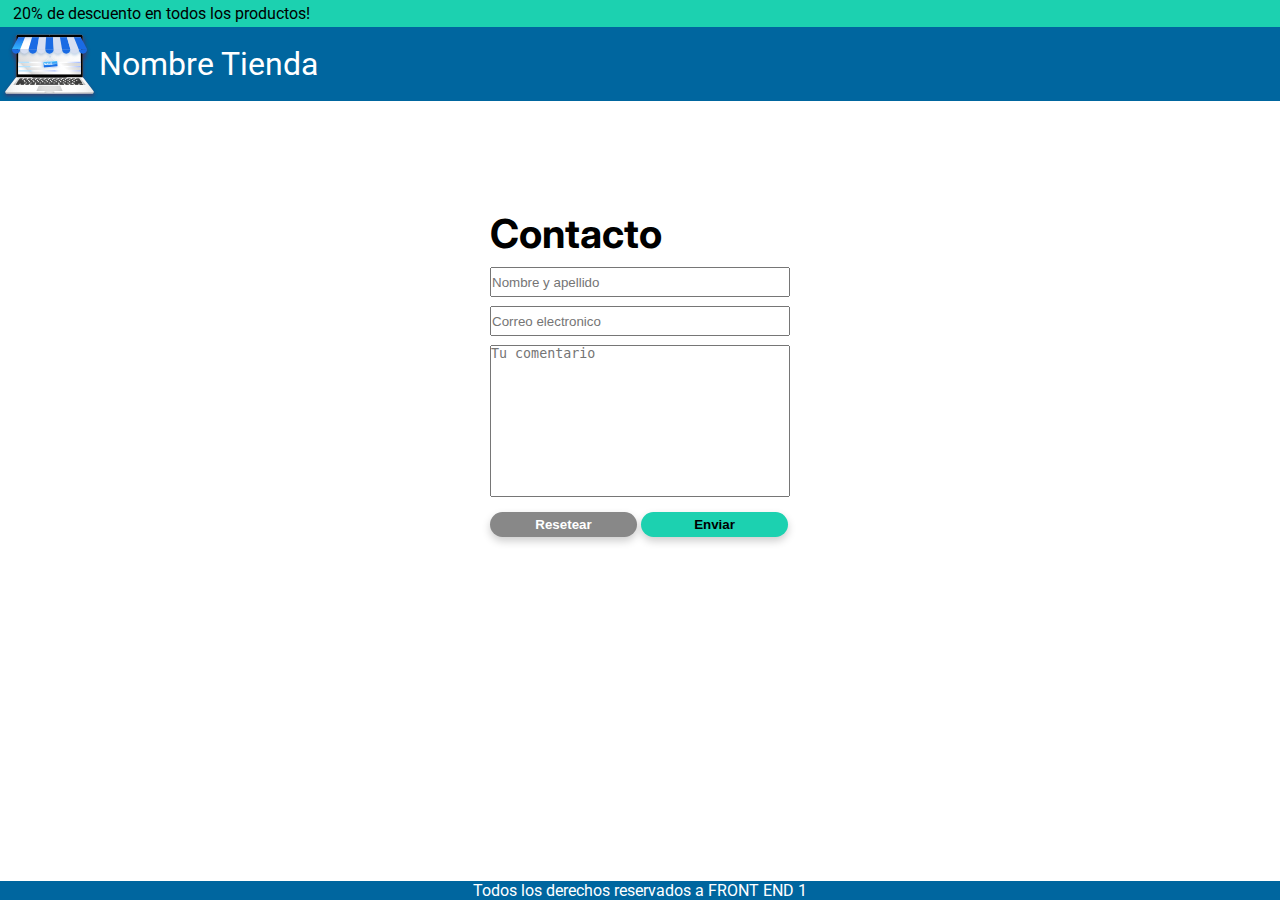
<file: SuperCards&Formularios/contacto.html>
<!DOCTYPE html>
<html lang="en">
<head>
    <meta charset="UTF-8">
    <meta http-equiv="X-UA-Compatible" content="IE=edge">
    <meta name="viewport" content="width=device-width, initial-scale=1.0">
    <link rel="stylesheet" href="css/styleGeneral.css">
    <link rel="stylesheet" href="css/stylecontacto.css">
    <title>Super cards</title>
</head>
<body>
    <div class="sticky"><p>20% de descuento en todos los productos!</p></div>
    <header>
        <div class="tienda">
            <img src="img/tienda-pc.svg" alt="tienda">
            <h1>Nombre Tienda</h1>
        </div>
    </header>
    <main>
        <section class="conteiner-contacto">
            <h2>Contacto</h2>
            <fieldset>
                <form action=""method="post">
                    <input type="text" name="nombre" id="nombre" placeholder="Nombre y apellido">
                    <input type="email" name="email" id="email" placeholder="Correo electronico">
                    <textarea name="comentarios" id="comentarios" cols="30" rows="10" placeholder="Tu comentario"></textarea>
                    <div>
                        <input class="botones-form boton-reset" type="reset" value="Resetear">
                        <input type="submit" class="botones-form boton-enviar" value="Enviar">
                    </div>
            </fieldset>
        </section>
    </main>
    <footer>
        <p>Todos los derechos reservados a FRONT END 1</p>
    </footer>
</body>
</html>
</file>
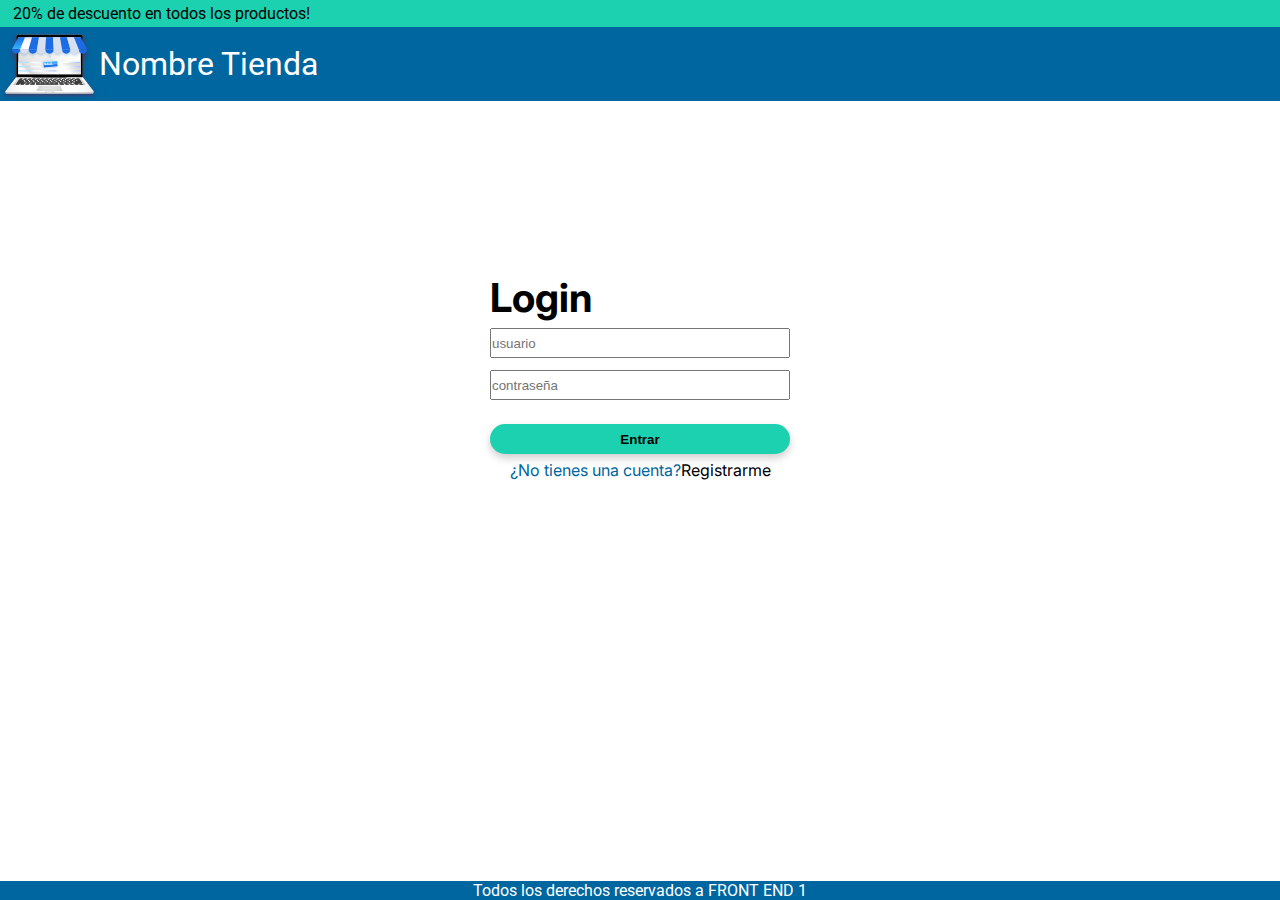
<file: SuperCards&Formularios/login.html>
<!DOCTYPE html>
<html lang="en">
<head>
    <meta charset="UTF-8">
    <meta http-equiv="X-UA-Compatible" content="IE=edge">
    <meta name="viewport" content="width=device-width, initial-scale=1.0">
    <link rel="stylesheet" href="css/styleGeneral.css">
    <link rel="stylesheet" href="css/stylelogin.css">
    <title>Super cards</title>
</head>
<body>
    <div class="sticky"><p>20% de descuento en todos los productos!</p></div>
    <header>
        <div class="tienda">
            <img src="img/tienda-pc.svg" alt="tienda">
            <h1>Nombre Tienda</h1>
        </div>
    </header>
    <main>
        <section class="conteiner-login">
            <h2>Login</h2>
            <fieldset>
                <form action=""method="post" class="login">
                    <input type="email" name="email" id="email" placeholder="usuario">
                    <input type="password" name="contraseña" id="contraseña" placeholder="contraseña">
                    <input class="boton-entrar" type="submit" name="" id="" value="Entrar">
                </form>
            </fieldset>
            <div>
                <p class="p-registrar"><a href="registro.html" class="text-registro">¿No tienes una cuenta?</a>Registrarme</p>
            </div>
        </section>
    </main>
    <footer>
        <p>Todos los derechos reservados a FRONT END 1</p>
    </footer>
</body>
</html>
</file>
<file: cards/css/styles.css>
@import url('https://fonts.googleapis.com/css2?family=Roboto:ital,wght@0,300;0,400;0,700;1,400;1,500&display=swap');
* {
    
    margin: 0;
    padding: 0;
    box-sizing: border-box;
}
body{
    font-family: "roboto",sans-serif;
}

.descuento {
    background-color: #1CD1B0;
    padding: 10px 10px ;
    position: sticky;
    top: 0%;
    z-index: 9999;
    
}

/******header******/
h1 {
    background-color: #00669F;
    padding: 28px 28px 26px ;
    box-shadow: rgb(0, 0, 0, 0.25) 0px 10px 7px;
    font-weight: 400;
}

/*******main******/
.conteiner {
    width: 960px;
    height: 530px;
    margin-top: 292px;
    margin-left: 200px;
    margin-bottom: 202px;
    position: relative;
    
}

.boton {
    Width: 128.78px;
    Height: 48.52px;
    background-color: #00669F;
    position: absolute;
    left: 81px;
    margin-top: 30px;
}

h2 {
    text-align: center;
    font-size: 30px;
    font-weight: 400;
}
p{
    font-weight: 400;
}

.ver-mas {
    position: absolute;
    top: 15px;
    left: 40px;
    color: white;
}



.texto-card{
    padding-left: 16px;
    padding-right: 17px;
}

/***batman card***/
.card-batman {
    top: 0;
    width: 300px;
    height: 530px;
    position: absolute;
    background-color: #F3F3F3;
    box-shadow: rgb(0, 0, 0, 0.25) 0px 10px 7px;
}
.cara-batman {
    background-image: url("../img/cara\ batman.svg");
    Width: 120px;
    Height: 118px;
    border-radius: 50%;
    position: absolute;
    left: 100px;
    top: 130px;
}

.card-img-batman {
    background-image: url("../img/849bfede3a5193c34ab8a00379e64fa2\ 1.svg");
    width: 300px;
    height: 193px;
}

.card-text-batman {
    margin-top: 90px;
}

/****harly card****/
.card-harly {
    top: 0;
    left: 325px;
    width: 300px;
    height: 530px;
    position: absolute;
    background-color: #F3F3F3;
    box-shadow: rgb(0, 0, 0, 0.25) 0px 10px 7px;
}

.card-img-harly {
    background-image: url("../img/fondoHarly.svg");
    width: 300px;
    height: 193px;
}
.cara-harly {
    background-image: url("../img/cara\ harly.svg");
    Width: 120px;
    Height: 118px;
    border-radius: 50%;
    position: absolute;
    left: 100px;
    top: 130px;
}

.card-text-harly {
    margin-top: 90px;
}
.boton-harly{
    Width: 128.78px;
    Height: 48.52px;
    background-color: #00669F;
    position: absolute;
    left: 81px;
    margin-top: 30px;
}

/*******bartam2 card*****/
.card-batman2 {
    top: 0;
    left: 650px;
    width: 300px;
    height: 530px;
    position: absolute;
    background-color: #F3F3F3;
    box-shadow: rgb(0, 0, 0, 0.25) 0px 10px 7px;
}

.card-img-batman2 {
    background-image: url("../img/849bfede3a5193c34ab8a00379e64fa2\ 1.svg");
    width: 300px;
    height: 193px;
}

.card-text-batman2 {
    margin-top: 90px;
}

/*******footer*****/
footer {
    background-color: #00669F;
    color: white;
    padding: 16px 16px;
}
</file>
<file: clase_19_mesa/css/style_base.css>
@import url('https://fonts.googleapis.com/css2?family=Roboto:wght@300&display=swap');

* {
    box-sizing: border-box;
    margin: 0;
    padding: 0;
}

:root {
    --primary-color: #000;
    --secondary-color: #f2f2f2;
    --decoration-color: #c79800;
}

body {
    background: var(--secondary-color);
    font-family: 'Roboto';
    color: var(--primary-color);
    width: 100%;
}

header {
    background-color: var(--primary-color);
    text-align: center;
    z-index: 100;
}

header .logo {
    margin-top: 20px;
    margin-left: 20px;
}

/** Menú principal */
nav ul {
    display: flex;
    justify-content: center;
    list-style: none;
    /* padding: 0px;
    margin-left: 10px;          NO son necesarias porque usamos flex*/
}

nav ul li {
    margin: 20px;
}

nav ul li a {
    position: relative;
    margin: 15px;
    font-size: 25px;
    color: var(--secondary-color);
    text-decoration: none;
}

nav ul li a:before {
    content: '';
    background: var(--decoration-color);
    position: absolute;
    bottom: -10px;
    /* alto y ancho=0 */
    height: 0px;
    width: 100%;
    /* transition: ; */
    transition: all 0.2s;
}

nav ul li a:hover::before {
    height: 20%;
}

/* Barra redes */
.social {
    position: fixed;
    left: 0;
    top: calc(50% - 90px);
    /* Para que quede centrada le decimos que al 50% del alto le reste la mitad del alto de la barra: 16px de la letra + 10 padding-top + 10padding-bottom */
    z-index: 2000;
}

.social ul {
    list-style: none;
}

.social ul li a {
    display: inline-block;
    /* porque le quiero agregar padding */
    color: var(--secondary-color);
    background: var(--primary-color);
    padding: 10px 15px;
    text-decoration: none;
    /* transition: ; */
    transition: all 0.5s;
}

.social ul li .icon-facebook {
    background: #3b5998;
}

/* Establecemos los colores de cada red social, aprovechando su class */
.social ul li .icon-twitter {
    background: #00abf0;
}

.social ul li .icon-instagram {
    background: #E4405F;
}

.social ul li .icon-whatsapp {
    background: #25D366;
}

.social ul li .icon-mail {
    background: #666666;
}

.social ul li a:hover {
    /* background-color: ; */
    background-color: black;
    /* padding: ; */
    padding: 10px 30px;
}


/* Contenido */
.container {
    width: 80%;
    margin: 5% auto;
}

.container p {
    margin-top: 10px;
    text-align: justify;
}

.container a {
    display: inline-block;
    background-color: var(--primary-color);
    color: var(--secondary-color);
    text-decoration: none;
    padding: 15px;
    margin-top: 15px;
}

.container a:hover {
    color: var(--decoration-color);
}

/* spinner| */
.spinner {
    width: 64px;
    height: 64px;
    position: fixed;
    top: calc(50% - 32px);
    left: calc(50% - 32px);
    border-radius: 50%;
    z-index: 2
}

.spinner {
    background-color: transparent;
    border-top: 10px solid rgb(188, 202, 66);
    border-right: 10px solid rgb(66, 139, 202);
    border-bottom: 10px solid rgb(202, 66, 129);
    border-left: 10px solid rgba(66, 139, 202, .2);
    /* animation: ; */
    animation: loader 1s infinite linear;
}

/* keyframes
    crear la animación con la rotación desde el momento 0 y momento 100
 */
@keyframes loader {
    100% {
        transform: rotate(1turn);
    }
}
</file>
<file: clase_23_SASS2/css/style.css>
* {
  margin: 0;
  padding: 0;
  -webkit-box-sizing: border-box;
          box-sizing: border-box;
}

/******header*****/
header {
  display: -webkit-box;
  display: -ms-flexbox;
  display: flex;
  -webkit-box-pack: justify;
      -ms-flex-pack: justify;
          justify-content: space-between;
  -webkit-box-align: center;
      -ms-flex-align: center;
          align-items: center;
}

header h1 {
  padding-left: 10px;
}

header ul {
  display: -webkit-box;
  display: -ms-flexbox;
  display: flex;
  list-style: none;
  padding-right: 20px;
}

header ul li {
  margin: 0% 12px;
}

header ul li a {
  text-decoration: none;
  color: black;
}

/******main******/
main {
  width: 90vw;
  display: -webkit-box;
  display: -ms-flexbox;
  display: flex;
  -webkit-box-pack: center;
      -ms-flex-pack: center;
          justify-content: center;
  -webkit-box-orient: vertical;
  -webkit-box-direction: normal;
      -ms-flex-direction: column;
          flex-direction: column;
  -webkit-box-align: end;
      -ms-flex-align: end;
          align-items: flex-end;
  padding-top: 3%;
}

main .conteiner-top {
  display: -webkit-box;
  display: -ms-flexbox;
  display: flex;
  width: 96%;
}

main .conteiner-top .cabeza {
  display: -webkit-box;
  display: -ms-flexbox;
  display: flex;
  -webkit-box-pack: space-evenly;
      -ms-flex-pack: space-evenly;
          justify-content: space-evenly;
}

main .conteiner-top .cabeza .cards-top {
  width: 50%;
  height: 400px;
  position: relative;
}

main .conteiner-top .cabeza .cards-top h2 {
  font-family: Impact, Haettenschweiler, 'Arial Narrow Bold', sans-serif;
  font-size: 55px;
  line-height: 70px;
  letter-spacing: 10px;
}

main .conteiner-top .cabeza .cards-top h2 span {
  background-image: -webkit-gradient(linear, left bottom, left top, from(white), color-stop(50%, white), color-stop(50%, #92f7f2), to(#92f7f2));
  background-image: linear-gradient(to top, white 0%, white 50%, #92f7f2 50%, #92f7f2 100%);
}

main .conteiner-top .cabeza .cards-top .botons {
  display: -webkit-box;
  display: -ms-flexbox;
  display: flex;
}

main .conteiner-top .cabeza .cards-top .botons a {
  background-color: #03faee;
  height: 50px;
  width: 20%;
  margin: 3%;
  text-decoration: none;
  color: black;
  border: black 1px dotted;
  border-radius: 5px;
}

main .conteiner-top .cabeza .cards-top .botons a p {
  text-align: center;
  padding-top: 15px;
}

main .conteiner-top .cabeza .izquierda img {
  height: 100%;
  width: 100%;
}

main .conteiner-lower {
  display: -webkit-box;
  display: -ms-flexbox;
  display: flex;
  -ms-flex-pack: distribute;
      justify-content: space-around;
}

main .conteiner-lower .cards-lower {
  width: 20%;
  background-color: #f8f8f8;
}

main .conteiner-lower .cards-lower div {
  width: 20px;
  height: 20px;
  border-width: 1px;
  border-style: solid;
  border-radius: 50%;
  text-align: center;
  -webkit-box-shadow: -4px -1px 0px 1px #92f7f2;
          box-shadow: -4px -1px 0px 1px #92f7f2;
}

main .conteiner-lower .cards-lower h3 span {
  background-image: -webkit-gradient(linear, left bottom, left top, from(white), color-stop(50%, white), color-stop(50%, #92f7f2), to(#92f7f2));
  background-image: linear-gradient(to top, white 0%, white 50%, #92f7f2 50%, #92f7f2 100%);
}

/*******footer*********/
footer {
  padding-top: 40px;
  display: -webkit-box;
  display: -ms-flexbox;
  display: flex;
  -webkit-box-pack: justify;
      -ms-flex-pack: justify;
          justify-content: space-between;
}

footer p {
  padding-left: 1%;
}

footer div {
  padding-right: 2%;
  display: -webkit-box;
  display: -ms-flexbox;
  display: flex;
}

footer div a {
  width: 30px;
  height: 30px;
  border-width: 1px;
  border-style: solid;
  border-radius: 50%;
  text-align: center;
  -webkit-box-shadow: -4px -1px 0px 1px #92f7f2;
          box-shadow: -4px -1px 0px 1px #92f7f2;
  display: -webkit-box;
  display: -ms-flexbox;
  display: flex;
  -webkit-box-pack: center;
      -ms-flex-pack: center;
          justify-content: center;
  -webkit-box-align: center;
      -ms-flex-align: center;
          align-items: center;
  text-decoration: none;
  color: black;
  margin-left: 20px;
}
/*# sourceMappingURL=style.css.map */
</file>
<file: CVBatman/CSS/style.css>
* {
  padding: 0;
  margin: 0;
  -webkit-box-sizing: border-box;
          box-sizing: border-box;
}

:root {
  font-family: 'Times New Roman', Times, serif;
}

header {
  text-align: center;
}

header h1 {
  font-weight: 700;
  font-style: normal;
  background-color: #c4c4c4;
  color: #005677;
  font-size: 35px;
  line-height: 29, 64px;
  letter-spacing: 6px;
  text-transform: uppercase;
  word-spacing: 10px;
}

main {
  padding-top: 80px;
}

main h2 {
  background-color: #c4c4c4;
  color: #005677;
  font-weight: 700;
  font-style: normal;
  font-size: 20px;
  text-transform: uppercase;
  line-height: 17,00px;
  letter-spacing: 4px;
  margin: 1% 1%;
}

main h2 span {
  margin-left: 30px;
}

main span {
  font-weight: bold;
  font-style: italic;
}

main ul {
  margin-left: 55px;
}

main dl {
  margin-left: 38px;
}

main dl dd {
  margin-left: 80px;
}

footer {
  margin-top: 1%;
}

footer h3 {
  background-color: #005677;
  color: #ffffff;
  text-align: center;
  line-height: 10, 0px;
  font-size: 20px;
}
/*# sourceMappingURL=style.css.map */
</file>
<file: gameshop/css/style.css>
@import url('https://fonts.googleapis.com/css2?family=Roboto:ital,wght@0,300;0,400;0,500;0,700;1,400;1,500&display=swap');
:root{
    --color-primer:#222222;
    --color-segundo:#D01418;
    --color-tercero:#C4C4C4;
    --color-cuarto:#619D00;
    --color-bg-main:#f3f3f3;
}
*{
    margin: 0;
    padding: 0;
    box-sizing: border-box;
    font-family: 'Roboto', sans-serif;
}
/*************body***********/

/*****header****/
header{
    display: flex;
    background-color: var(--color-primer);
    color:white;
    height: 90px;
    justify-content: space-between;
    align-items: center;
}
header>div{
    display: flex;
    padding-left: 20px;
}
header>p{
    padding-right: 20px;
}
h1{
    margin-left: 8px;
}
.game{
    color: #f3f3f3;
    font-weight: 700;
}
.shop{
    color: var(--color-segundo);
    font-weight: 400;
}

nav ul{
    flex-direction: column;
    position: fixed;
    top: 88px;
    right: 0px;
    background-color: var(--color-principal);
    width: 0px;
}
nav ul li{
    padding: 5px 12px 5px;
    list-style: none;
}
nav ul li a{
    color:white;
    text-decoration: none;
}
.icono-menu{
    display: block;
    color :white;
    padding-right: 8%;
}
input[type="checkbox"]{
    display:none ;
}
.bar{
    display: block;
    padding-right: 25px;
}
input[type="checkbox"]:checked ~ .nav-menu{
    width: 120px;
}
.nav-menu{
    background-color: var(--color-primer);
}
.fa-shopping-cart{
    color: var(--color-segundo);
}
/*********main********/
/**hero**/
.hero{
    height: 500px;
    background-color: violet;
    background-image: url("../img/hero-bg-gameshop.svg");
    background-size: cover;
    background-repeat: no-repeat;
    display: flex;
    flex-direction: column;
    justify-content: center;
    align-items: center
}
h2 span{
    color: var(--color-segundo);
}
.hero h2{
    color: #f3f3f3;
    text-align: center;
    font-size: 40px;
    padding: 0 5%;
}
main section a{
    height: 61px;
    width: 221px;
    background-color: var(--color-segundo);
    display: flex;
    justify-content: center;
    align-items: center;
    text-decoration:none;
}
main section  a p{
    color: #f3f3f3;
    font-family: 25px;
    font-weight: 500;
    font-size: 25px;
}
/**cards**/
.conteiner{
    width: 100%;
    display: flex;
    flex-direction: column;
    align-items: center
}
.productos-destacados{
    display: flex;
    flex-direction: column;
    align-items: center;
    width: 100%;
}
.cards{
    width:70% ;
    height: 322px;
    background-color: var(--color-bg-main);
    display: flex;
    flex-direction: column;
    justify-content: space-around;
    align-items: center;
    margin: 2% 0;
    box-shadow: 6px 4px 14px -6px rgba(0,0,0,0.73);
    border-radius: 5px;
}
hr{
    border: none;
    height: 5px;
}
.precio,.cuotas,.envio{
    font-weight: 400;
}
.precio{
    font-size: 20px;
}
.cuotas{
    font-size: 13px;
}
.envio{
    font-size: 10px;
    color: var(--color-cuarto);
}
/**productos estrellas**/
.productos-estrellas{
    display: flex;
    flex-direction: column;
    align-items: center;
    padding: 10% 0;
    
}
.estrellas{
    height: 108px;
    width: 100%;
    border-radius: 5px;
    margin: 3% 0 6% 0;
    background-repeat: no-repeat;
    background-size: cover;
}
.sillas{
    background-image: url(../img/sillas.svg);
}
.computadoras{
    background-image: url(../img/compus.svg);
}

/********footer*******/
footer{
    display: flex;
    flex-direction: column;
    justify-content: center;
    align-items: center;
    background-color: var(--color-primer);
}
.footer-top{
    display: flex;
    flex-direction: column;
    align-items: center;
}
.logo{
    display: flex;
    align-items: flex-end;
    padding: 7% 0%;
}
.redes-sociales{
    display: flex;
    flex-direction: column;
    align-items: center;
}
.redes{
    color: white;
    font-size: 25px;
    padding: 7% 0%;
}

.iconos-sociales{
    display: flex;
    padding: 7% 0%;
}
.fa-twitter{
    height: 26px;
    width: 32px;
    color: #14AED0;
}
.fa-facebook-f{
    height: 16px;
    width: 32px;
    color: #1476D0;
}
.fa-instagram{
    height: 28px;
    width: 28px;
    color: #CE0CFF;
}
.footer-bottom{
    background-color: var(--color-tercero);
    width: 100%;
}
.footer-bottom p{
    text-align: center;
}
.p-silla,.p-compu {
    font-size: 15px;
    margin-left: 120px;
}
@media screen and (min-width:600px){
    nav ul{
        position: absolute;
        width: 300px;
        top: 40px;
    }
    .nav-menu{
        display: flex;
        flex-direction: row;
    }
    .bar{
        display: none;
    }
    nav ul li{
        padding: 0px 5px 0px;
        list-style: none;
    }
    /****main****/
    .productos-destacados{
        flex-direction: column;
    }
    .conteiner{
        display: flex;
        width: 80%;
        flex-direction: row;
    }
    .conteiner-estrellas{
        display: flex;
        width: 80%;
        justify-content: space-around
    }
    .estrellas{
        width: 40%;
    }
    /***footer***/
    .footer-top{
        flex-direction: row;
        justify-content: space-around;
        width: 90%;
    }

}
</file>
<file: practica-grid/css/style.css>
@import url("https://fonts.googleapis.com/css2?family=Inter:wght@300;400;600;700&family=Roboto:ital,wght@0,300;0,400;0,500;0,700;1,400;1,500&display=swap");
* {
  margin: 0;
  padding: 0;
  -webkit-box-sizing: border-box;
          box-sizing: border-box;
}

/*******header*********/
header {
  display: -ms-grid;
  display: grid;
  -ms-grid-rows: 80px;
      grid-template-rows: 80px;
  -ms-grid-columns: 1fr 1fr;
      grid-template-columns: 1fr 1fr;
  -webkit-box-align: center;
      -ms-flex-align: center;
          align-items: center;
  margin: 0px 10px 0px 10px;
  -webkit-box-shadow: 0px 1px 1px rgba(0, 0, 0, 0.25);
          box-shadow: 0px 1px 1px rgba(0, 0, 0, 0.25);
}

@media screen and (min-width: 550px) {
  header {
    -ms-grid-columns: 1fr 1fr 1fr;
        grid-template-columns: 1fr 1fr 1fr;
  }
}

header h1 {
  font-family: 'Roboto', sans-serif;
  font-weight: normal;
}

header input {
  border-radius: 5px;
  height: 40px;
  border: 0.3px solid #222222;
  display: none;
  background-color: #FAFAFA;
}

@media screen and (min-width: 550px) {
  header input {
    display: block;
  }
}

header img {
  justify-self: flex-end;
  border-radius: 50%;
}

/******main*****/
main {
  display: -ms-grid;
  display: grid;
  -ms-grid-columns: 100%;
      grid-template-columns: 100%;
  -ms-grid-rows: 18% 1fr;
      grid-template-rows: 18% 1fr;
  justify-items: center;
  -webkit-box-pack: center;
      -ms-flex-pack: center;
          justify-content: center;
  padding-top: 4%;
  padding-bottom: 10%;
  font-family: 'Inter', sans-serif;
}

@media screen and (min-width: 700px) {
  main {
    -ms-grid-columns: 70% 30%;
        grid-template-columns: 70% 30%;
  }
}

main .principal {
  width: 100%;
  padding-left: 20px;
}

main .principal section {
  border: 0.4px solid rgba(34, 34, 34, 0.5);
  border-radius: 5px;
  width: 95%;
  margin-bottom: 5%;
}

main .principal .historias {
  display: -webkit-box;
  display: -ms-flexbox;
  display: flex;
  -ms-flex-pack: distribute;
      justify-content: space-around;
  -webkit-box-align: center;
      -ms-flex-align: center;
          align-items: center;
}

main .principal .historias a:nth-child(5), main .principal .historias a:nth-child(6), main .principal .historias a:nth-child(7) {
  display: none;
}

@media screen and (min-width: 480px) {
  main .principal .historias a:nth-child(5):nth-child(5), main .principal .historias a:nth-child(6):nth-child(5), main .principal .historias a:nth-child(7):nth-child(5) {
    display: block;
  }
}

@media screen and (min-width: 580px) {
  main .principal .historias a:nth-child(5):nth-child(6), main .principal .historias a:nth-child(6):nth-child(6), main .principal .historias a:nth-child(7):nth-child(6) {
    display: block;
  }
}

@media screen and (min-width: 680px) {
  main .principal .historias a:nth-child(5):nth-child(7), main .principal .historias a:nth-child(6):nth-child(7), main .principal .historias a:nth-child(7):nth-child(7) {
    display: block;
  }
}

main .principal .historias a img {
  border-radius: 50%;
}

main .principal .posteos {
  display: -ms-grid;
  display: grid;
  -ms-grid-columns: 1fr;
      grid-template-columns: 1fr;
  -ms-grid-rows: 2fr;
      grid-template-rows: 2fr;
  justify-items: center;
}

main .principal .posteos .perfil {
  padding: 0.5% 2% 0.5% 2%;
  -webkit-box-shadow: 0px 1px 1px rgba(0, 0, 0, 0.25);
          box-shadow: 0px 1px 1px rgba(0, 0, 0, 0.25);
  display: -webkit-box;
  display: -ms-flexbox;
  display: flex;
  -webkit-box-pack: justify;
      -ms-flex-pack: justify;
          justify-content: space-between;
  -webkit-box-align: center;
      -ms-flex-align: center;
          align-items: center;
  width: 100%;
}

main .principal .posteos .perfil .info-perfil {
  display: -webkit-box;
  display: -ms-flexbox;
  display: flex;
  -webkit-box-align: center;
      -ms-flex-align: center;
          align-items: center;
}

main .principal .posteos .perfil .info-perfil img {
  border-radius: 50%;
}

main .principal .posteos .img-posteo {
  width: 90%;
  display: -webkit-box;
  display: -ms-flexbox;
  display: flex;
  padding: 20px 0 20px 0;
}

main .principal .posteos .img-posteo img {
  width: 100%;
}

main .principal .posteos .sociales {
  width: 90%;
}

main .principal .posteos .sociales .iconos-sociales {
  font-size: 25px;
}

main .principal .posteos .sociales .iconos-sociales i {
  padding-right: 15px;
}

main .principal .posteos .comentarios {
  width: 90%;
}

main .principal .posteos .comentarios p:nth-child(1) {
  color: #a49b9b;
  margin-bottom: 12px;
}

main .secundaria {
  display: none;
}

@media screen and (min-width: 700px) {
  main .secundaria {
    display: block;
    width: 100%;
  }
  main .secundaria .cuenta {
    margin: 0 0 13% 0;
    display: -webkit-box;
    display: -ms-flexbox;
    display: flex;
    -webkit-box-align: center;
        -ms-flex-align: center;
            align-items: center;
    -ms-flex-pack: distribute;
        justify-content: space-around;
  }
  main .secundaria .cuenta .cuenta-propia {
    display: -webkit-box;
    display: -ms-flexbox;
    display: flex;
    -webkit-box-align: center;
        -ms-flex-align: center;
            align-items: center;
    font-size: 12px;
  }
  main .secundaria .cuenta .cuenta-propia P:nth-child(2) {
    color: #808080;
  }
  main .secundaria .cuenta .cuenta-propia img {
    border-radius: 50%;
  }
  main .secundaria .cuenta > p {
    color: #1ca0f6;
  }
  main .secundaria .sugerencias > p {
    color: #808080;
    font-size: 10px;
  }
  main .secundaria .sugerencias div {
    display: -webkit-box;
    display: -ms-flexbox;
    display: flex;
    -webkit-box-pack: justify;
        -ms-flex-pack: justify;
            justify-content: space-between;
    -webkit-box-align: center;
        -ms-flex-align: center;
            align-items: center;
    padding-right: 8px;
  }
  main .secundaria .sugerencias div div img {
    border-radius: 50%;
    height: 40px;
  }
  main .secundaria .sugerencias div .seguir {
    color: #1ca0f6;
  }
}

/******footer******/
footer {
  background-color: black;
  color: #ffffff;
  padding: 2% 0 2% 0;
  text-align: center;
  font-family: 'Roboto', sans-serif;
}
/*# sourceMappingURL=style.css.map */
</file>
<file: SuperCards&Formularios/css/styleGeneral.css>
@import url('https://fonts.googleapis.com/css2?family=Inter:wght@400;700&family=Karla:wght@400;700&family=Roboto:ital,wght@0,300;0,400;0,500;0,700;1,400;1,500&display=swap');
:root{
    --color-principal:#00669F;
    --color-secundario:#1CD1B0;
    --color-terciario:#001D2D;
    --color-bg-card:#F3F3F3;
}
*{
    padding: 0%;
    margin: 0%;
    box-sizing: border-box;
}
/********************body**************/
body{
    font-family:'Roboto',sans-serif ;
    display: flex;
    flex-direction: column;
    min-height: 100vh;
    max-width: 1980px;
}
.sticky{
    background-color: var(--color-secundario);
    color: black;
    padding: 0.3% 1%;
    font-weight: normal;
    font-style: normal;
    position: sticky;
    top: 0%;
    z-index: 999;
}
/**********header*********/
.tienda{
    background-color: var(--color-principal);
    color:white;
    display: flex;
    align-items: center;
}
h1{
    font-weight: normal;
    font-family: 'Roboto';
    font-style: normal;
}
/**********main***********/
/********footer**********/
footer{
    margin-top: auto;
}
footer>p{
    background-color: var(--color-principal);
    text-align: center;
    color:white;
}
</file>
<file: SuperCards&Formularios/css/styleIndex.css>
@import url('https://fonts.googleapis.com/css2?family=Inter:wght@400;700&family=Karla:wght@400;700&family=Roboto:ital,wght@0,300;0,400;0,500;0,700;1,400;1,500&display=swap');

:root {
    --color-principal: #00669F;
    --color-secundario: #1CD1B0;
    --color-terciario: #001D2D;
    --color-bg-card: #F3F3F3;
}

* {
    padding: 0%;
    margin: 0%;
    box-sizing: border-box;
}

/********************body*****************/
body {
    font-family: 'Roboto', sans-serif;
}

/*************header**************/
nav>ul {
    background-color: var(--color-terciario);
    display: flex;
    padding: 1% 1%;
    justify-content: flex-end;
    box-shadow: 0 4px 8px 0 rgba(0, 0, 0, 0.2);
}

nav>ul>li {
    margin: 0% 1% 0%;
    list-style: none;
    ;
}

.liNav {
    color: white;
    text-decoration: none;
    position: relative;
}

nav ul li a::before {
    content: '';
    background: var(--color-principal);
    position: absolute;
    bottom: -10px;
    height: 0px;
    width: 100%;
    transition: all 0.3s;
}

nav ul li a:hover::before {
    height: 20%;
}

/***************main****************/
.conteiner {
    display: flex;
    flex-direction: column;
    align-items: center;
    padding: 10% 0%;
}

.cards {
    display: flex;
    flex-direction: column;
    background-color: var(--color-bg-card);
    border-radius: 25px;
    width: 95%;
    margin: 3% 0%;
    box-shadow: 0 4px 8px 0 rgba(0, 0, 0, 0.2);
}

.cards:hover .corazon {
    animation: late 1s infinite alternate;
}

.bg-card {
    height: 200px;
    width: 100%;
    background-size: cover;
    border-top-left-radius: 25px;
    border-top-right-radius: 25px;
    position: relative;
}

.corazon {
    height: 25px;
    position: absolute;
    left: 3%;
    top: 4%;

}


.cara {
    width: 100px;
    border-radius: 50%;
    position: absolute;
    right: calc(50% - 50px);
    bottom: calc(-2% - 50px);
}

.card-down {
    display: flex;
    flex-direction: column;
    align-items: center;
    padding: 8% 0%;
}

.card-descripcion {
    padding: 20% 1% 10%;
    display: flex;
    flex-direction: column;
    align-items: center;
}

.super-p {
    margin: 5% 5% 0%;
}

.boton {
    background-color: var(--color-principal);
    width: 40%;
    height: 40px;
    display: flex;
    justify-content: center;
    align-items: center;
    border-radius: 7px;
    padding: 3%;
    text-decoration: none;
    color: white;
    box-shadow: 0 4px 8px 0 rgba(0, 0, 0, 0.2);
}

.boton:hover {
    background-color: var(--color-terciario);
}

.bg-batman {
    background-image: url("../img/baticueva.svg");
}

.bg-harley {
    background-image: url("../img/bg-harley-quinn.svg");
}

.bg-super-man {
    background-image: url("../img/bg-super-man.svg");
}

.boton-flotante {
    position: fixed;
    border-radius: 50%;
    background-color: var(--color-principal);
    bottom: 50%;
    right: 10px;
    width: 45px;
    text-align: center;
    text-decoration: none;
    font-size: 40px;
    color: white;
    font-weight: 300;
}

.boton-flotante:hover {
    background-color: #001D2D;
}


@keyframes late {
    0% {
        transform: scale(0.5);
    }
    100% {
        transform: scale(1);
    }
}

/*******media query********/
@media screen and (min-width:600px) {
    .conteiner {
        flex-direction: row;
        flex-wrap: wrap;
        justify-content: space-around;
    }

    .cards {
        width: 45%;
    }
}

@media screen and (min-width:811px) {
    .conteiner {
        flex-wrap: nowrap;
        padding: 0%;
        margin: 0 auto;
        justify-content: space-between;
    }

    .cards {
        width: 30%;
        height: 600px;
        max-width: 524px;
    }

    .card-descripcion {
        display: flex;
        height: 300px;
    }
}
</file>
<file: SuperCards/css/style.css>
@import url('https://fonts.googleapis.com/css2?family=Roboto:ital,wght@0,300;0,400;0,700;1,400;1,500&display=swap');

:root {
    --color-principal: #D1891C;
    --color-secundario: #00669F;
    --color-terciario: #ffffff;
    --color-bg-cards: #F3F3F3;

}

* {
    padding: 0;
    margin: 0;
    box-sizing: border-box;
}

/***************************body*************************/
body {
    font-family: 'Roboto', sans-serif;
}

.sticky {
    background-color: var(--color-principal);
    position: sticky;
    top: 0%;
    z-index: 999;
    padding-left: 3%;
}

/*****header****/
h1 {
    background-color: var(--color-secundario);
    color: var(--color-terciario);
    font-weight: 300;
    padding-left: 3%;
    box-shadow: 0px 4px 4px rgba(0, 0, 0, 0.25);
}

/****main****/
.conteiner {
    display: flex;
    flex-direction: column;
    align-items: center;
}

.cards {
    display: flex;
    flex-direction: column;
    width: 85%;
    align-items: center;
    background-color: var(--color-bg-cards);
    border-radius: 5px;
    position: relative;
    margin: 5%;
    border-radius: 25px;
    box-shadow: 0px 4px 4px rgba(0, 0, 0, 0.25);
}

.bg {
    width: 100%;
    height: 200px;
    background-size: cover;
    border-top-left-radius: 25px;
    border-top-right-radius: 25px;
}

.corazon {
    width: 30px;
    margin: 15px;
}


.h2-cards {
    margin-top: 20%;
    text-align: center;
}

.super-p {
    margin-top: 5%;
    padding: 0% 5% 0%;
}

.boton {
    padding: 8%;
    margin: 1%;
    display: flex;
    color: var(--color-terciario);
    text-decoration: none;
}

.ver-mas {
    background-color: var(--color-secundario);
    width: 150px;
    height: 45px;
    display: flex;
    justify-content: center;
    align-items: center;
    border-radius: 7px;
}

.caras {
    border-radius: 50%;
    width: 100px;
    position: absolute;
    top: 150px;
}

.bg-batman {
    background-image: url("../img/baticueva.svg");
}

.bg-mujer-maravilla {
    background-image: url("../img/bg-mujer-maravilla.svg");
}

.bg-super-man {
    background-image: url("../img/bg-super-man.svg");
}

.bg-harley-quinn {
    background-image: url("../img/bg-harley-quinn.svg");
}

.boton-flotante {
    position: fixed;
    border-radius: 50%;
    background-color: var(--color-secundario);
    bottom: 50%;
    right: 10px;
    width: 45px;
    text-align: center;
    text-decoration: none;
    font-size: 40px;
    color: var(--color-terciario);
    font-weight: 300;
}

/*******footer******/

footer {
    background-color: var(--color-secundario);
    padding: 1%;
}

.derechos {
    text-align: center;
    width: 100%;
    color: var(--color-terciario);
}

.pie {
    position: relative;
}

.git {
    text-align: center;
    color: var(--color-terciario);
    text-decoration: none;
}

@media screen and (min-width:600px) {
    .conteiner {
        flex-direction: row;
        max-width: 1024px;
        flex-wrap: wrap;
        align-items: stretch;
    }

    .cards {
        max-width: 40%;
    }

    .pie {
        position: relative;
    }

    .git {
        position: absolute;
        right: 20px;
        bottom: -8px;
        font-size: 2rem;
        font-weight: 700;
    }
}
    @media screen and (min-width:811px) {
        body {
            max-width: 1980px;
        }

        .conteiner {
            flex-wrap: nowrap;
            align-content: center;
            margin: 0 auto;
            max-width: 1980px;
        }

        .cards {
            width: 25%;
            margin: 1%;
            justify-content: space-between;
            align-items: center;
        }

        .bg-card {
            display: flex;
            flex-direction: column;
            padding-top: 15%;
            height: 400px;
        }

    }
</file>
<file: lemon pie/css/style.css>
@import url('https://fonts.googleapis.com/css2?family=Inter:wght@400;500;900&display=swap');
/*-------------  body -----------*/
body{
    font-family: 'Inter', sans-serif;
}
/****header********/


/******main*****/

.banner{
    background-color: #f3c497ec;
    background-image: url("../img/lemon-pie\ 1.svg");
    background-repeat: no-repeat;
    background-size: cover;
    height: 500px;
}
h1{
    padding-top: 400px;
}
.bannerP{
    font-weight: 900;
}
.canasta{
    padding-right: 5px;
    vertical-align: top;
}

/**********footer************/

footer p{
    text-align: center;
}
</file>
<file: SuperCards&Formularios/css/styleagregar.css>
@import url('https://fonts.googleapis.com/css2?family=Inter:wght@400;700&family=Karla:wght@400;700&family=Roboto:ital,wght@0,300;0,400;0,500;0,700;1,400;1,500&display=swap');
:root {
    --color-principal: #00669F;
    --color-secundario: #1CD1B0;
    --color-terciario: #001D2D;
    --color-bg-card: #F3F3F3;
    --color-boton-reset:#888888;
}

* {
    padding: 0%;
    margin: 0%;
    box-sizing: border-box;
}
/***********header************/
nav>ul {
    background-color: var(--color-terciario);
    display: flex;
    padding: 1% 1%;
    justify-content: flex-end;
    box-shadow: 0 4px 8px 0 rgba(0, 0, 0, 0.2);
}

nav>ul>li {
    margin: 0% 1% 0%;
    list-style: none;
    ;
}

.liNav {
    color: white;
    text-decoration: none;
    position: relative;
}

nav ul li a:before {
    content: '';
    background: var(--color-principal);
    position: absolute;
    bottom: -10px;
    height: 0px;
    width: 100%;
    transition: all 0.3s;
}
nav ul li a:hover::before {
    height: 20%;
}
/**********main*******/
main{
    padding:6% 0;
    width: auto;
    font-family: 'Karla', sans-serif;
}
h2, .parrafo-form{
    font-family: 'Inter', sans-serif;
}
.parrafo-form{
    text-align: center;

}
form{
    display: flex;
    flex-direction: column;
    background-color: var(--color-principal);
    align-items: center;
    width: 95vw;
    margin:  0 auto;
    border-radius: 25px;
    color: white;
}
.conteiner{
    width: 95%;
    display: flex;
    flex-direction: column;
    align-items: center;
    box-shadow: 0 4px 8px 0 rgba(0, 0, 0, 0.2);
}
.conteiner-agregar{
    margin: 5% 0% 4%;
    width: 100%;
    display: flex;
    flex-direction: column;
}

.conteiner-izquierdo, .conteiner-derecho{
    display: flex;
    flex-direction: column;
    margin: 15px 0 15px;
}
select{
    border-radius: 25px;
}
label,input{
    margin: 2% 0;
    border-radius: 25px;
}
textarea{
    resize: none;
    width: 100%;
    border-radius: 10px;
    padding: 1px ;
}
input:focus, textarea:focus,select:focus {
    outline-style:solid;
    outline-width: 2px;
    outline-color: var(--color-secundario);
}
.elegir-archivo-input{
    border-radius: 5px;
    color: black;
}
input[type="submit"]{
    width: 200px;
    height: 50px;
    border-radius: 15px;
    background-color: var(--color-secundario);
    color: black;
    margin-bottom: 5%;
    font-size: 2rem ;
    font-family: "inter"sans-serif;
    font-weight: 700;
    outline: none;
}
input[type="submit"]:hover{
    background-color: #001D2D;
    color: white;
    cursor: pointer;
}
input[type="checkbox"], input[type="radio"]{
    display: none;
}
input[type="checkbox"]+label ,input[type="radio"]+label{
    position: relative;
    padding-left: 21px;
}

input[type="checkbox"]+label::before,input[type="radio"]+label::before {
    content: "";
    width: 12px;
    height: 10px;
    border:2px solid #C4C4C4;
    display: inline-block;
    background-color: white;
    position: absolute;
    left: 0;
    top: 2px;
}
input[type="checkbox"]+label::before{
    border-radius: 5px;
}
input[type="radio"]+label::before{
    border-radius: 50%;
}
input[type="checkbox"]:checked + label::before{
    content: "\f00c";
    background-color: #34CEFF;
    font-family: "Font Awesome 5 Free";
    font-weight: 900;
    font-size: 12px;
}
input[type="radio"]:checked + label::before{
    background-color: #34CEFF;
}
input[type="file"]{
    outline: none;
}

@media screen and (min-width:600px) {
    h2{
        font-size: 2rem;
    }
    form{
        width: 60vw;
    }
    .conteiner-agregar{
        flex-direction: row;
        justify-content: space-evenly;
    }
    .conteiner-derecho,.conteiner-izquierdo{
        width: 45%;
        height: 400px;
        justify-content: space-around;
    }
    input,select{
        height: 55px;
    }
    input[type="submit"]{
        width: 343px;
        height: 87px;
    }
    label,input,select{
        border-radius: 10px;
        margin:0 ;
        padding: 0;
    }
    select{
        margin-top: 0px;
    }
    @-moz-document url-prefix() {
        .conteiner-derecho{
            margin: 9px 0 0;
        }
    }
}
</file>
<file: SuperCards&Formularios/css/stylecontacto.css>
@import url('https://fonts.googleapis.com/css2?family=Inter:wght@400;700&family=Karla:wght@400;700&family=Roboto:ital,wght@0,300;0,400;0,500;0,700;1,400;1,500&display=swap');
:root {
    --color-principal: #00669F;
    --color-secundario: #1CD1B0;
    --color-terciario: #001D2D;
    --color-bg-card: #F3F3F3;
    --color-boton-reset:#888888;
}

* {
    padding: 0%;
    margin: 0%;
    box-sizing: border-box;
}
/*************main*********/
.conteiner-contacto{
    display: flex;
    flex-direction: column;
    margin:0 auto;
    width: 300px;
    padding: 18% 0%;
    font-family:"inter",sans-serif ;
    font-weight: 400;
}
h2{
    font-family: "inter",sans-serif;
    font-size: 40px;
    font-weight: 700;
}
fieldset{
    border:none;
}
fieldset>form{
    display: flex;
    flex-direction: column;
}
form>input{
    margin-top: 3%;
    height: 30px;
}
form>textarea{
    margin-top: 3%;
    resize: none;
}
form>div{
    margin-top: 5%;
}
.botones-form{
    border-radius: 20px;
    width: 49%;
    border: none;
    height: 25px;
    font-weight: 700;
    box-shadow: 0 4px 8px 0 rgba(0, 0, 0, 0.2);
}
.boton-reset{
    background-color: var(--color-boton-reset);
    color: white;
}
.boton-enviar{
    background-color: var(--color-secundario);
}
.boton-reset:hover{
    background-color: var(--color-terciario);
}
.boton-enviar:hover{
    background-color: var(--color-terciario);
    color: white;
}

@media screen and (min-width:600px){
    .conteiner-contacto{
        padding: 8.5% 0%;
    }
}
@media screen and (min-width:811) {
    .conteiner-contacto{
        width: 400px;
        height: 610px;
    }
}
</file>
<file: SuperCards&Formularios/css/stylelogin.css>
@import url('https://fonts.googleapis.com/css2?family=Inter:wght@400;700&family=Karla:wght@400;700&family=Roboto:ital,wght@0,300;0,400;0,500;0,700;1,400;1,500&display=swap');
:root {
    --color-principal: #00669F;
    --color-secundario: #1CD1B0;
    --color-terciario: #001D2D;
    --color-bg-card: #F3F3F3;
    --color-boton-reset:#888888;
}

* {
    padding: 0%;
    margin: 0%;
    box-sizing: border-box;
}
/***********main**********/
.conteiner-login{
    display: flex;
    flex-direction: column;
    width: 300px;
    margin: 0 auto;
    padding: 36% 0%;
    font-family:"inter",sans-serif ;
    font-weight: 400;
}
h2{
    font-family: "inter",sans-serif;
    font-size: 40px;
    font-weight: 700;
}
fieldset{
    border: none;
}
.login{
    display: flex;
    flex-direction: column;
}
input{
    margin: 2% 0%;
    height: 30px;
}
.boton-entrar{
    color: black;
    background-color: var(--color-secundario);
    margin-top: 6%;
    border-radius: 23px;
    border:none;
    font-weight: 700;
    box-shadow: 0 4px 8px 0 rgba(0, 0, 0, 0.2);
}
.p-registrar{
    text-align: center;
}
.text-registro{
    text-decoration: none;
    color: var(--color-principal);
}
input[type="submit"]:hover{
    background-color: var(--color-terciario);
    color: white;
}
.text-registro:hover{
    text-decoration: underline;
}
@media screen and (min-width:600px) {
    .conteiner-login{
        padding: 15.45% 0%;
    }
}
@media screen and (min-width:811px) {
    .conteiner-login{
        padding: 13.5% 0%;
    }
}
</file>
